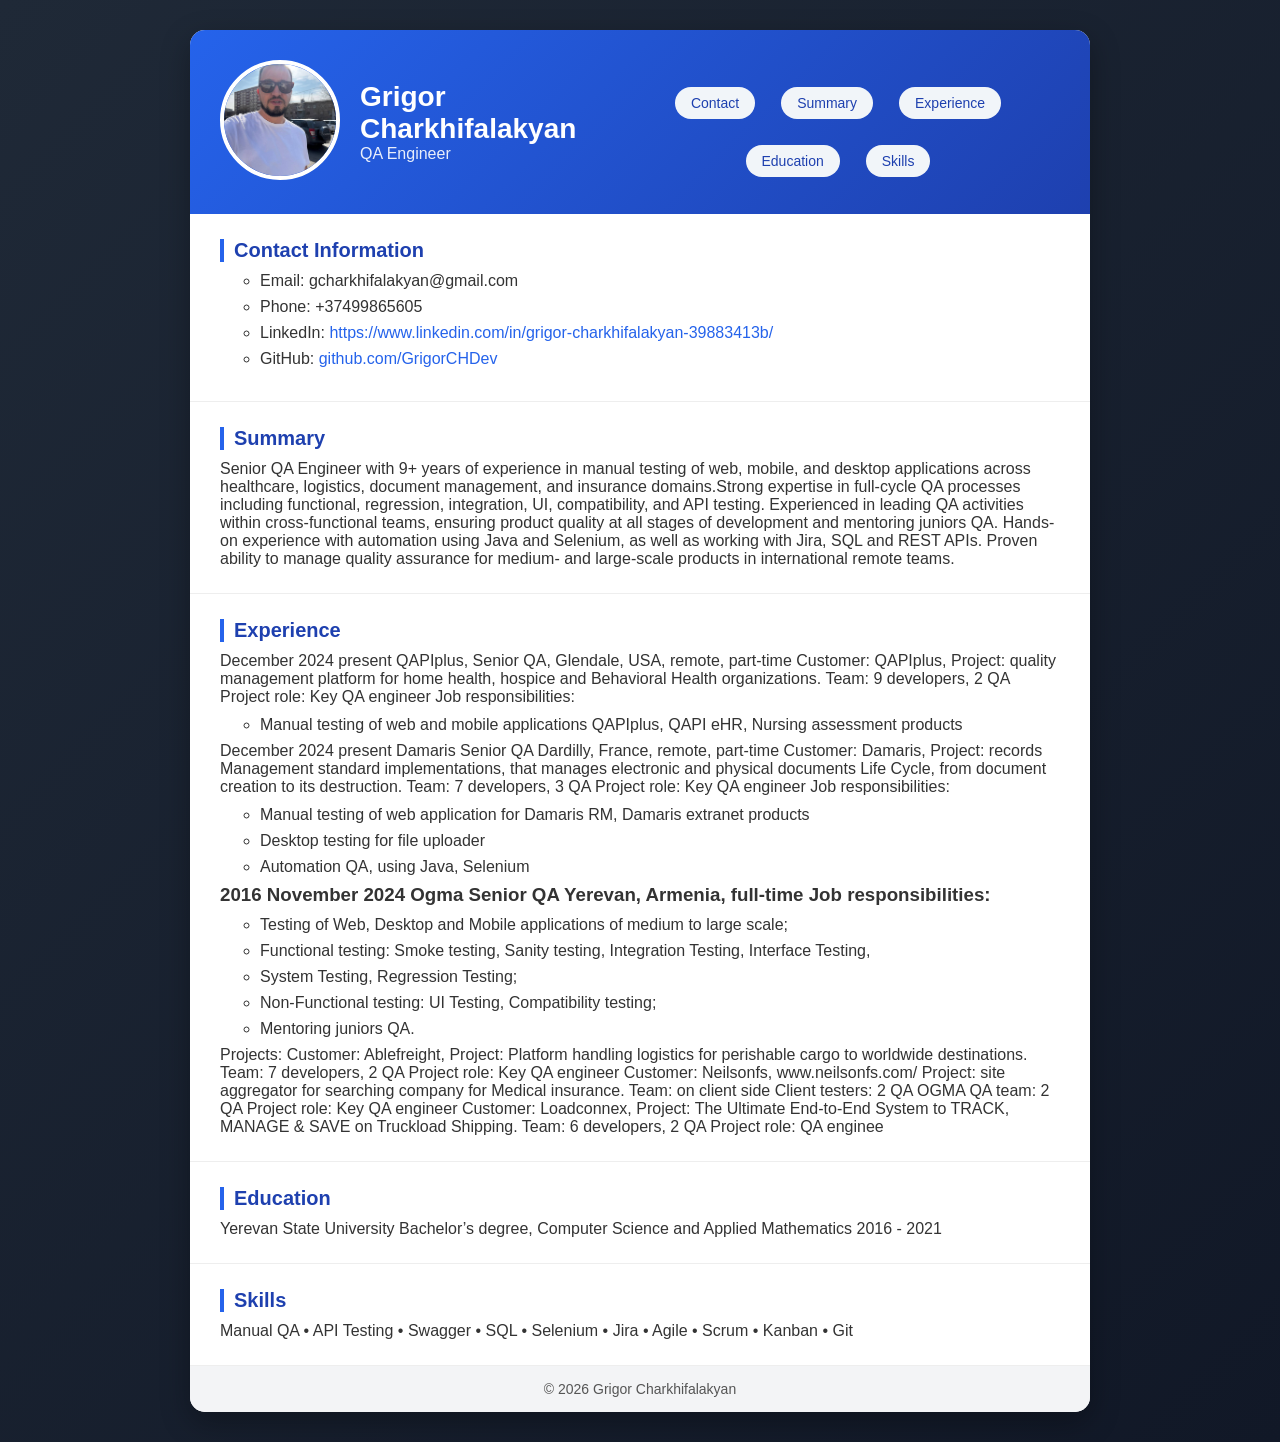
<file: index.html>
<!DOCTYPE html>
<html lang="en">
<head>
    <meta charset="UTF-8">
    <meta name="viewport" content="width=device-width, initial-scale=1.0">
    <title>My CV</title>
    <link rel="stylesheet" href="CSS/style.css">
</head>
<body>
    <div class="container">
        <header>
            <div class="avatar">
                <img src="img/avatar.jpg" alt="Grigor Charkhifalakyan">
            </div>
            <div class="header-text">
                <h1>Grigor Charkhifalakyan</h1>
                <p class="job-title">QA Engineer</p>
            </div>
                <nav class="nav">
                    <a href="#contact">Contact</a>
                    <a href="#summary">Summary</a>
                    <a href="#experience">Experience</a>
                    <a href="#education">Education</a>
                    <a href="#skills">Skills</a>
                </nav>
        </header>
        <main>
        <section class="contact" id="contact">
            <h2>Contact Information</h2>
            <ul>
                <li>Email:&nbsp;gcharkhifalakyan@gmail.com</li>
                <li>Phone:&nbsp;+37499865605</li>
                <li>LinkedIn:&nbsp;<a href="https://www.linkedin.com/in/grigor-charkhifalakyan-39883413b/">https://www.linkedin.com/in/grigor-charkhifalakyan-39883413b/</a></li>
                <li>GitHub:&nbsp;<a href="https://github.com/GrigorCHDev/rsschool-cv.git">github.com/GrigorCHDev</a></li>
            </ul>
        </section>
        <section class="summary" id="summary">
            <h2>Summary</h2>
            <p>Senior QA Engineer with 9+ years of experience in manual testing of web, mobile, and
               desktop applications across healthcare, logistics, document management, and insurance
               domains.Strong expertise in full-cycle QA processes including functional, regression,
               integration, UI, compatibility, and API testing. Experienced in leading QA activities within
               cross-functional teams, ensuring product quality at all stages of development and
               mentoring juniors QA. Hands-on experience with automation using Java and Selenium, as
               well as working with Jira, SQL and REST APIs. Proven ability to manage quality assurance for
               medium- and large-scale products in international remote teams.</p>
        </section>
        <section class="experience" id="experience">
            <h2>Experience</h2>
            <div class="job">
                <p>December 2024 present
                QAPIplus, Senior QA, Glendale, USA, remote, part-time
                Customer: QAPIplus,
                Project: quality management platform for home health, hospice and Behavioral Health
                organizations.
                Team: 9 developers, 2 QA
                Project role: Key QA engineer
                Job responsibilities:
                <ul>
                <li>Manual testing of web and mobile applications QAPIplus, QAPI eHR, Nursing assessment
                products</li>
                </ul>
                December 2024  present
                Damaris Senior QA  Dardilly, France, remote, part-time
                Customer: Damaris,
                Project: records Management standard implementations, that manages electronic and
                physical documents Life Cycle, from document creation to its destruction.
                Team: 7 developers, 3 QA
                Project role: Key QA engineer
                Job responsibilities:
                <ul>
                    <li>Manual testing of web application for Damaris RM, Damaris extranet products</li>
                    <li>Desktop testing for file uploader</li>
                    <li>Automation QA, using Java, Selenium</li>
                </ul>
                <h3> 2016 November 2024
                Ogma Senior QA  Yerevan, Armenia, full-time
                Job responsibilities: </h3>
                <ul>
                    <li>Testing of Web, Desktop and Mobile applications of medium to large scale;</li>
                    <li>Functional testing: Smoke testing, Sanity testing, Integration Testing, Interface Testing,</li>
                    <li>System Testing, Regression Testing;</li>
                    <li>Non-Functional testing: UI Testing, Compatibility testing;</li>
                    <li>Mentoring juniors QA.</li>
                </ul>
                Projects:
                Customer: Ablefreight, 
                Project: Platform handling logistics for perishable cargo to worldwide destinations.
                Team: 7 developers, 2 QA
                Project role: Key QA engineer
                Customer: Neilsonfs, www.neilsonfs.com/
                Project: site aggregator for searching company for Medical insurance.
                Team: on client side
                Client testers: 2 QA
                OGMA QA team: 2 QA
                Project role: Key QA engineer
                Customer: Loadconnex,
                Project: The Ultimate End-to-End System to TRACK, MANAGE & SAVE on Truckload
                Shipping.
                Team: 6 developers, 2 QA
                Project role: QA enginee</p>
            </div>
        </section>
        <section class="education" id="education">
            <h2>Education</h2>
            <p>Yerevan State University
            Bachelor’s degree, Computer Science and Applied Mathematics
            2016 - 2021</p>
        </section>
        <section class="skills" id="skills">
            <h2>Skills</h2>
            <p>Manual QA &#8226; API Testing &#8226; Swagger &#8226; SQL &#8226; Selenium &#8226; Jira &#8226; Agile &#8226; Scrum &#8226; Kanban &#8226; Git</p>
        </section>
        </main>
        <footer>
            <p>© 2026 Grigor Charkhifalakyan</p>
        </footer>
    </div>
</body>
</html>
</file>
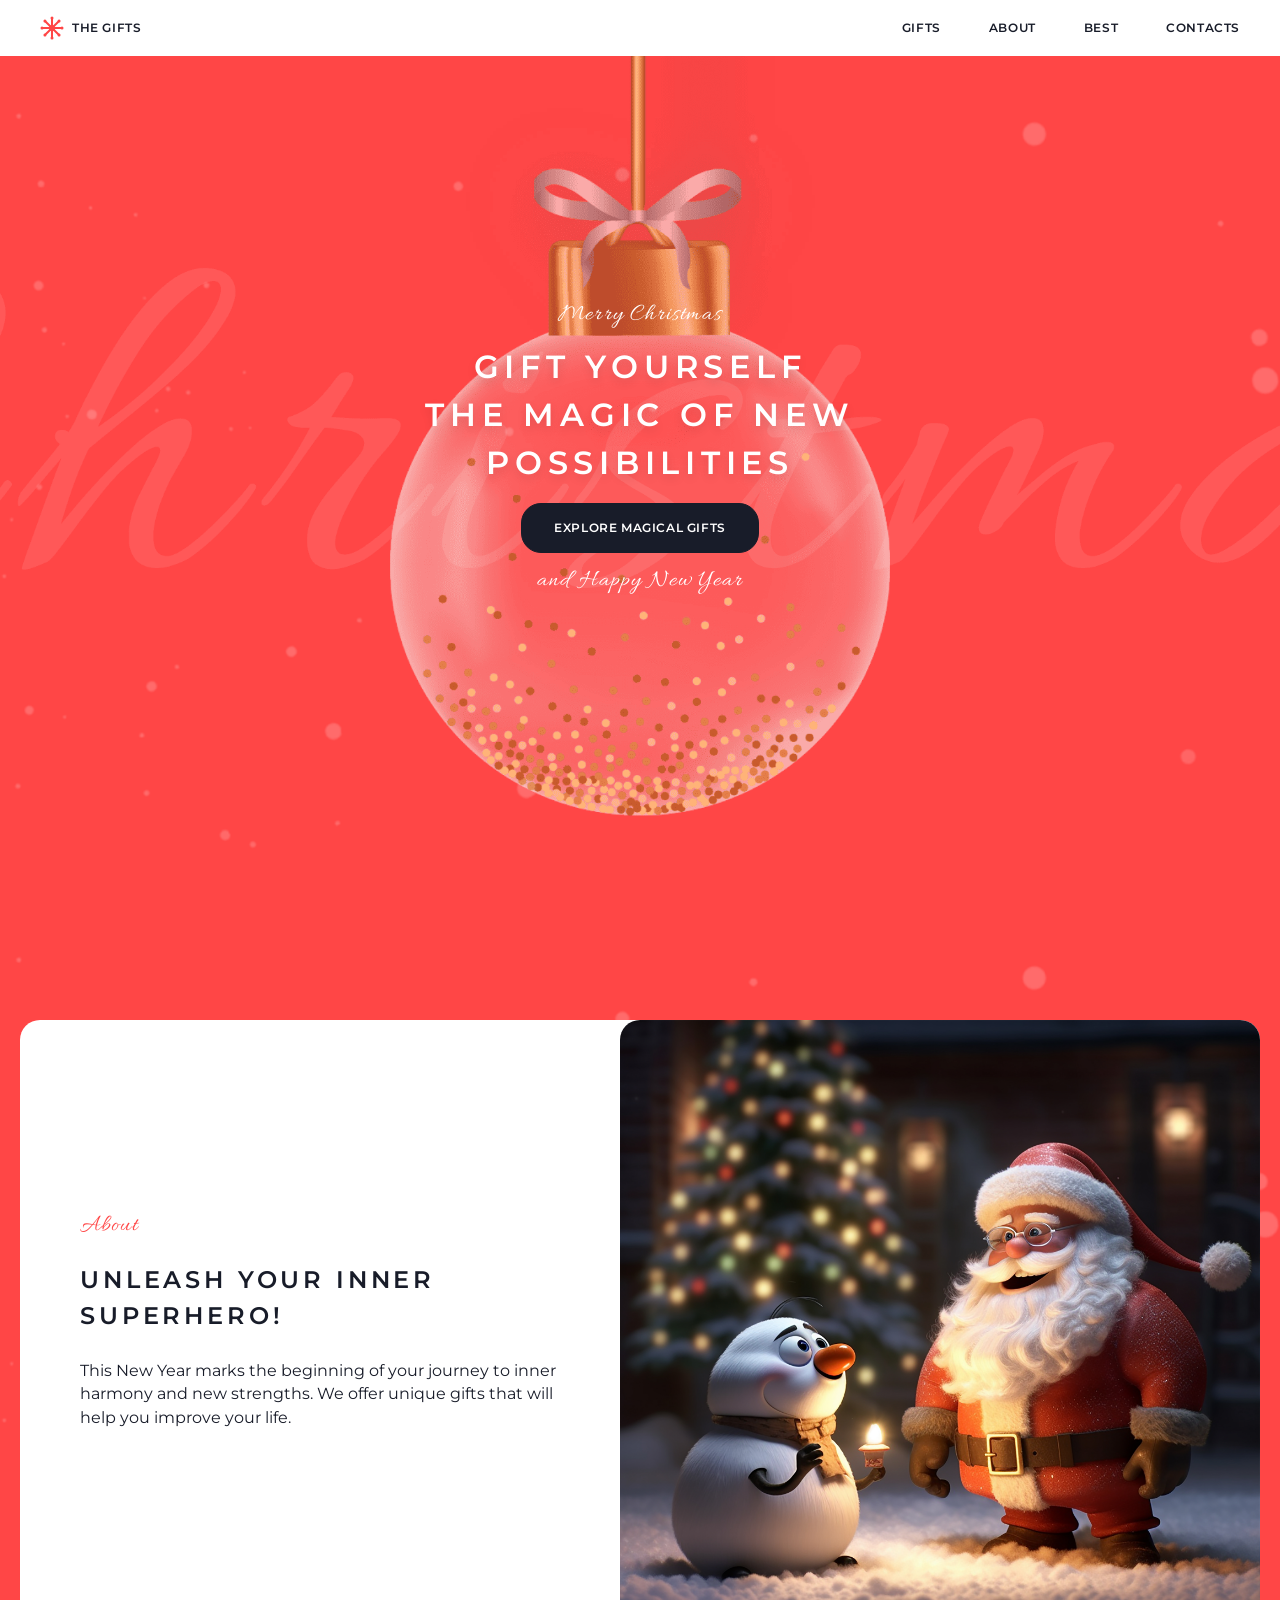
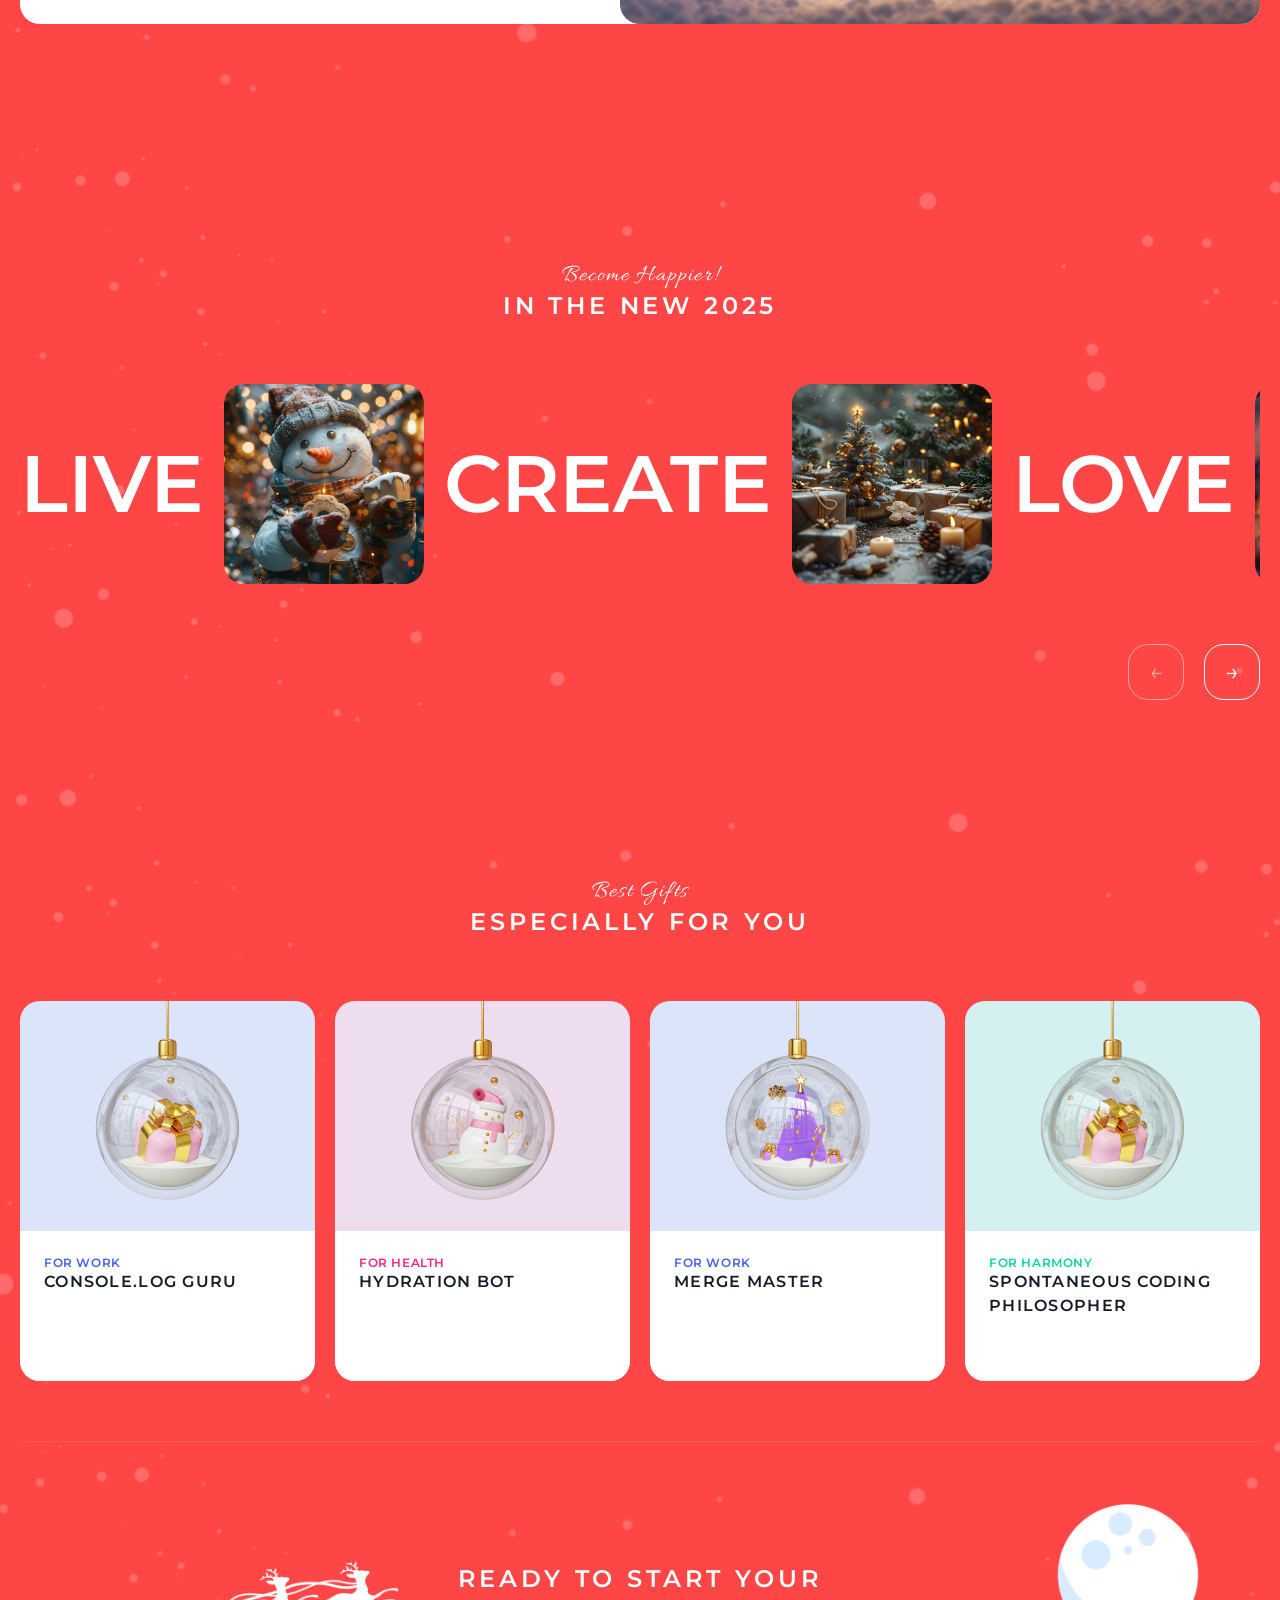
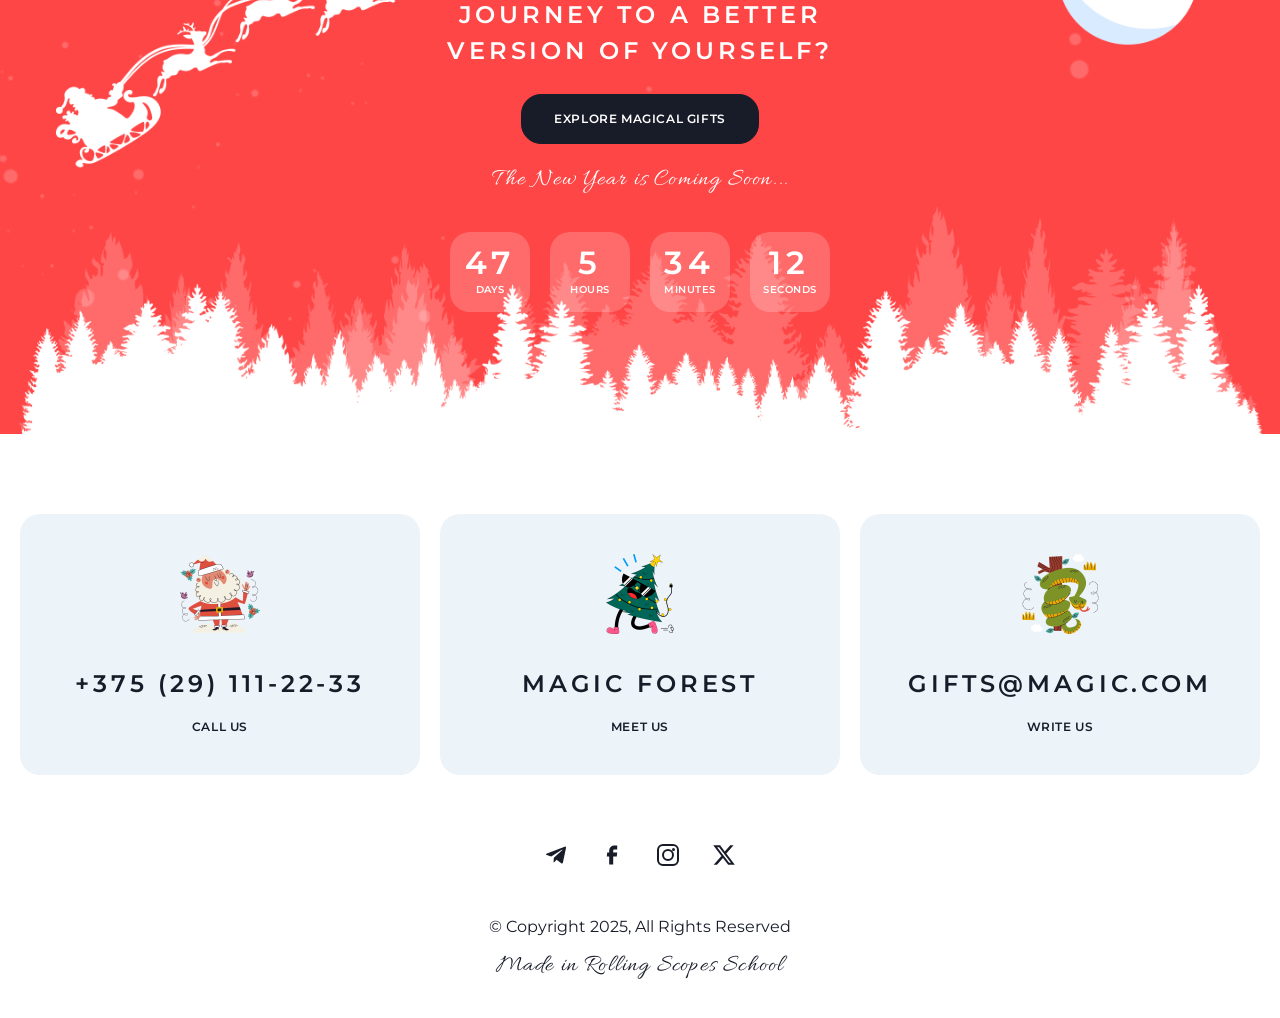
<file: christmas-shop/index.html>
<!DOCTYPE html>
<html lang="en">
<head>
    <meta charset="UTF-8">
    <meta name="viewport" content="width=device-width, initial-scale=1.0">
    <title>Christmas Shop</title>
    <link rel="icon" href="img/icon-snowflake.svg">
    <link rel="preconnect" href="https://fonts.googleapis.com">
    <link rel="preconnect" href="https://fonts.gstatic.com">
    <link href="https://fonts.googleapis.com/css2?family=Allura&amp;family=Montserrat:wght@400;600&amp;display=swap"
          rel="stylesheet">
    <link rel="stylesheet" href="CSS/style.css">
</head>
<body>
    <header class="header header-light">
        <div class="container header-container">
            <a href="index.html" class="logo">
                <img src="img/icon-snowflake.svg" alt="Merry Snowflake" width="24" height="24">
                <span class="h4 color-dark">THE GIFTS</span>
            </a>
            <nav class="nav-desktop">
                <ul class="nav-links">
                    <li><a href="gifts.html" class="h4 color-dark">GIFTS</a></li>
                    <li><a href="#about" class="h4 color-dark">ABOUT</a></li>
                    <li><a href="#best" class="h4 color-dark">BEST</a></li>
                    <li><a href="#contacts" class="h4 color-dark">CONTACTS</a></li>
                </ul>
            </nav>
            <a href="#nav-overlay" class="burger-menu" aria-label="Toggle Navigation">
                <span class="burger-line color-bg-dark"></span>
                <span class="burger-line color-bg-dark"></span>
            </a>
        </div>
    </header>
    <main>
        <section class="hero" id="home">
            <div class="hero-bg-garland"></div>
            <div class="bg-snow"></div>
            <div class="container hero-container">
                <div class="hero-content">
                    <p class="caption">Merry Christmas</p>
                    <h1 class="h1">GIFT YOURSELF<br>THE MAGIC OF NEW<br>POSSIBILITIES</h1>
                    <a href="gifts.html" class="btn-primary action-small">
                        EXPLORE MAGICAL
                        GIFTS
                    </a>
                    <p class="caption">and Happy New Year</p>
                </div>
            </div>
        </section>
        <section class="about" id="about">
            <div class="bg-snow"></div>
            <div class="container about-container">
                <div class="about-text">
                    <p class="caption color-primary">About</p>
                    <h2 class="h2">UNLEASH YOUR INNER<br>SUPERHERO!</h2>
                    <p class="p">
                        This New Year marks the beginning of your journey to inner harmony and new strengths.
                        We offer unique gifts that will help you improve your life.
                    </p>
                </div>
                <div class="about-image">
                    <img src="img/about-video.png" alt="Christmas Story">
                </div>
            </div>
        </section>
        <section class="slider-section" id="best">
            <div class="bg-snow"></div>
            <div class="container slider-container">
                <div class="slider-header text-center">
                    <p class="caption">Become Happier!</p>
                    <h2 class="h2">IN THE NEW 2025</h2>
                </div>
                <input type="radio" name="slider" id="slide-0" class="slider-radio" checked="">
                <input type="radio" name="slider" id="slide-1" class="slider-radio">
                <input type="radio" name="slider" id="slide-2" class="slider-radio">
                <input type="radio" name="slider" id="slide-3" class="slider-radio">
                <input type="radio" name="slider" id="slide-4" class="slider-radio">
                <input type="radio" name="slider" id="slide-5" class="slider-radio">
                <input type="radio" name="slider" id="slide-6" class="slider-radio">
                <div class="slider-track-container">
                    <div class="slider-track">
                        <span class="slider-text">LIVE</span>
                        <img src="img/slider-img-1.png" alt="Snowman" class="slider-img">
                        <span class="slider-text">CREATE</span>
                        <img src="img/slider-img-2.png" alt="Tree" class="slider-img">
                        <span class="slider-text">LOVE</span>
                        <img src="img/slider-img-3.png" alt="Ball" class="slider-img">
                        <span class="slider-text">DREAM</span>
                        <img src="img/slider-img-4.png" alt="House" class="slider-img">
                    </div>
                </div>
                <div class="slider-controls">
                    <label for="slide-0" class="slider-arrow btn-circle disabled state-0 control-prev"></label>
                    <label for="slide-1" class="slider-arrow btn-circle state-0 control-next"></label>
                    <label for="slide-0" class="slider-arrow btn-circle state-1 control-prev"></label>
                    <label for="slide-2" class="slider-arrow btn-circle state-1 control-next"></label>
                    <label for="slide-1" class="slider-arrow btn-circle state-2 control-prev"></label>
                    <label for="slide-3" class="slider-arrow btn-circle state-2 control-next"></label>
                    <label for="slide-2" class="slider-arrow btn-circle state-3 control-prev"></label>
                    <label for="slide-3" class="slider-arrow btn-circle disabled state-3 control-next destkop-only-show"></label>
                    <label for="slide-4" class="slider-arrow btn-circle state-3 control-next mobile-only-show"></label>
                    <label for="slide-3" class="slider-arrow btn-circle state-4 control-prev mobile-only-show"></label>
                    <label for="slide-5" class="slider-arrow btn-circle state-4 control-next mobile-only-show"></label>
                    <label for="slide-4" class="slider-arrow btn-circle state-5 control-prev mobile-only-show"></label>
                    <label for="slide-6" class="slider-arrow btn-circle state-5 control-next mobile-only-show"></label>
                    <label for="slide-5" class="slider-arrow btn-circle state-6 control-prev mobile-only-show"></label>
                    <label for="slide-6" class="slider-arrow btn-circle disabled state-6 control-next mobile-only-show"></label>
                </div>
            </div>
        </section>
        <section class="best-gifts" id="gifts">
            <div class="bg-snow"></div>
            <div class="container gifts-container">
                <div class="gifts-header text-center">
                    <p class="caption">Best Gifts</p>
                    <h2 class="h2">ESPECIALLY FOR YOU</h2>
                </div>
                <div class="gifts-grid">
                    <a href="#modal-1" class="gift-card">
                        <div class="gift-card-img tag-purple-bg"><img src="img/gift-1.png" alt="Card"></div>
                        <div class="gift-card-content">
                            <h2 class="h4 color-purple">FOR WORK</h2>
                            <h3 class="h3">CONSOLE.LOG GURU</h3>
                        </div>
                    </a>
                    <a href="#modal-2" class="gift-card">
                        <div class="gift-card-img tag-pink-bg"><img src="img/gift-2.png" alt="Card"></div>
                        <div class="gift-card-content">
                            <h2 class="h4 color-pink">FOR HEALTH</h2>
                            <h3 class="h3">HYDRATION BOT</h3>
                        </div>
                    </a>
                    <a href="#modal-3" class="gift-card">
                        <div class="gift-card-img tag-purple-bg"><img src="img/gift-3.png" alt="Card"></div>
                        <div class="gift-card-content">
                            <h2 class="h4 color-purple">FOR WORK</h2>
                            <h3 class="h3">MERGE MASTER</h3>
                        </div>
                    </a>
                    <a href="#modal-4" class="gift-card">
                        <div class="gift-card-img tag-green-bg"><img src="img/gift-4.png" alt="Card"></div>
                        <div class="gift-card-content">
                            <h2 class="h4 color-green">FOR HARMONY</h2>
                            <h3 class="h3">SPONTANEOUS CODING PHILOSOPHER</h3>
                        </div>
                    </a>
                </div>
            </div>
        </section>
        <section class="cta-timer" id="cta">
            <div class="bg-snow"></div>
            <div class="cta-bg-forest"></div>
            <div class="container cta-container text-center">
                <h2 class="h2">READY TO START YOUR<br>JOURNEY TO A BETTER<br>VERSION OF YOURSELF?</h2>
                <a href="gifts.html" class="btn-primary action-small">EXPLORE MAGICAL GIFTS</a>
                <p class="caption">The New Year is Coming Soon...</p>
                <div class="timer">
                    <div class="timer-cell">
                        <h2 class="h2 timer-val">47</h2>
                        <h3 class="h4 timer-label">DAYS</h3>
                    </div>
                    <div class="timer-cell">
                        <h2 class="h2 timer-val">5</h2>
                        <h3 class="h4 timer-label">HOURS</h3>
                    </div>
                    <div class="timer-cell">
                        <h2 class="h2 timer-val">34</h2>
                        <h3 class="h4 timer-label">MINUTES</h3>
                    </div>
                    <div class="timer-cell">
                        <h2 class="h2 timer-val">12</h2>
                        <h3 class="h4 timer-label">SECONDS</h3>
                    </div>
                </div>
            </div>
        </section>
    </main>
    <footer class="footer" id="contacts">
        <div class="container footer-container">
            <div class="footer-cards">
                <a href="tel:+375291112233" class="footer-card">
                    <img src="img/santa-claus.png" alt="Call Us" class="footer-card-img" width="80" height="80">
                    <h2 class="h2">+375 (29) 111-22-33</h2>
                    <h3 class="h4">CALL US</h3>
                </a>
                <a href="https://www.google.com/maps/place/Lapland,+Finland/@67.9090587,26.3427342,10.75z/data=!4m6!3m5!1s0x45d30036254ca145:0xcedc4eb30d91aca1!8m2!3d67.9222304!4d26.5046438!16zL20vMDFuZHdr?entry=ttu&g_ep=EgoyMDI2MDQwMS4wIKXMDSoASAFQAw%3D%3D" target="_blank" rel="noopener noreferrer"
                   class="footer-card">
                    <img src="img/christmas-tree.png" alt="Meet Us" class="footer-card-img" width="80" height="80">
                    <h2 class="h2">MAGIC FOREST</h2>
                    <h3 class="h4">MEET US</h3>
                </a>
                <a href="mailto:gifts@magic.com" class="footer-card">
                    <img src="img/snake.png" alt="Write Us" class="footer-card-img" width="80" height="80">
                    <h2 class="h2">GIFTS@MAGIC.COM</h2>
                    <h3 class="h4">WRITE US</h3>
                </a>
            </div>
            <div class="footer-social">
                <div class="social-icons">
                    <a href="#" class="social-icon"><img src="img/icon-telegram.svg" alt="Telegram"></a>
                    <a href="#" class="social-icon"><img src="img/icon-facebook.svg" alt="Facebook"></a>
                    <a href="#" class="social-icon"><img src="img/icon-instagram.svg" alt="Instagram"></a>
                    <a href="#" class="social-icon"><img src="img/icon-x.svg" alt="X"></a>
                </div>
            </div>
            <div class="footer-copyright text-center">
                <p class="p">© Copyright 2025, All Rights Reserved</p>
                <a href="https://rs.school/" target="_blank" rel="noopener noreferrer" class="caption school-link">
                    Made
                    in Rolling Scopes School
                </a>
            </div>
        </div>
    </footer>
    <div class="nav-overlay" id="nav-overlay">
        <div class="nav-overlay-header">
            <a href="index.html" class="logo">
                <img src="img/icon-snowflake.svg" alt="Logo" width="24" height="24">
                <span class="h4 color-dark">THE GIFTS</span>
            </a>
            <a href="#" class="btn-close-menu">✕</a>
        </div>
        <ul class="nav-overlay-links text-center">
            <li><a href="gifts.html" class="h2">GIFTS</a></li>
            <li><a href="#about" class="h2">ABOUT</a></li>
            <li><a href="#best" class="h2">BEST</a></li>
            <li><a href="#contacts" class="h2">CONTACTS</a></li>
        </ul>
    </div>
    <div class="modal-overlay" id="modal-1">
        <div class="modal">
            <a href="#gifts" class="btn-close-modal">✕</a>
            <div class="modal-img tag-purple-bg"><img src="img/gift-1.png" alt="Console Log Guru"></div>
            <div class="modal-content">
                <h4 class="h4 color-purple mb-8">FOR WORK</h4>
                <h3 class="h3 mb-8">CONSOLE.LOG GURU</h3>
                <p class="p mb-16">Uses console.log like a crystal ball to find any issue.</p>
                <h4 class="h4 mb-8">ADDS SUPERPOWERS TO:</h4>
                <div class="modal-stats">
                    <div class="stat-row">
                        <p class="p">Live</p>
                        <p class="p">+500</p>
                        <div class="rating">
                            <span class="star filled">❄</span><span class="star filled">❄</span><span class="star filled">❄</span><span class="star filled">❄</span><span class="star filled">❄</span>
                        </div>
                    </div>
                    <div class="stat-row">
                        <p class="p">Create</p>
                        <p class="p">+500</p>
                        <div class="rating">
                            <span class="star filled">❄</span><span class="star filled">❄</span><span class="star filled">❄</span><span class="star filled">❄</span><span class="star filled">❄</span>
                        </div>
                    </div>
                    <div class="stat-row">
                        <p class="p">Love</p>
                        <p class="p">+200</p>
                        <div class="rating">
                            <span class="star filled">❄</span><span class="star filled">❄</span><span class="star empty">❄</span><span class="star empty">❄</span><span class="star empty">❄</span>
                        </div>
                    </div>
                    <div class="stat-row">
                        <p class="p">Dream</p>
                        <p class="p">+400</p>
                        <div class="rating">
                            <span class="star filled">❄</span><span class="star filled">❄</span><span class="star filled">❄</span><span class="star filled">❄</span><span class="star empty">❄</span>
                        </div>
                    </div>
                </div>
            </div>
        </div>
    </div>
    <div class="modal-overlay" id="modal-2">
        <div class="modal">
            <a href="#gifts" class="btn-close-modal">✕</a>
            <div class="modal-img tag-pink-bg"><img src="img/gift-2.png" alt="Hydration Bot"></div>
            <div class="modal-content">
                <h4 class="h4 color-pink mb-8">FOR HEALTH</h4>
                <h3 class="h3 mb-8">HYDRATION BOT</h3>
                <p class="p mb-16">Reminds you to drink water every 30 minutes without fail.</p>
                <h4 class="h4 mb-8">ADDS SUPERPOWERS TO:</h4>
                <div class="modal-stats">
                    <div class="stat-row">
                        <p class="p">Live</p>
                        <p class="p">+500</p>
                        <div class="rating">
                            <span class="star filled">❄</span><span class="star filled">❄</span><span class="star filled">❄</span><span class="star filled">❄</span><span class="star filled">❄</span>
                        </div>
                    </div>
                    <div class="stat-row">
                        <p class="p">Create</p>
                        <p class="p">+300</p>
                        <div class="rating">
                            <span class="star filled">❄</span><span class="star filled">❄</span><span class="star filled">❄</span><span class="star empty">❄</span><span class="star empty">❄</span>
                        </div>
                    </div>
                    <div class="stat-row">
                        <p class="p">Love</p>
                        <p class="p">+400</p>
                        <div class="rating">
                            <span class="star filled">❄</span><span class="star filled">❄</span><span class="star filled">❄</span><span class="star filled">❄</span><span class="star empty">❄</span>
                        </div>
                    </div>
                    <div class="stat-row">
                        <p class="p">Dream</p>
                        <p class="p">+200</p>
                        <div class="rating">
                            <span class="star filled">❄</span><span class="star filled">❄</span><span class="star empty">❄</span><span class="star empty">❄</span><span class="star empty">❄</span>
                        </div>
                    </div>
                </div>
            </div>
        </div>
    </div>
    <div class="modal-overlay" id="modal-3">
        <div class="modal">
            <a href="#gifts" class="btn-close-modal">✕</a>
            <div class="modal-img tag-purple-bg"><img src="img/gift-3.png" alt="Merge Master"></div>
            <div class="modal-content">
                <h4 class="h4 color-purple mb-8">FOR WORK</h4>
                <h3 class="h3 mb-8">MERGE MASTER</h3>
                <p class="p mb-16">Resolves merge conflicts with the wave of a hand.</p>
                <h4 class="h4 mb-8">ADDS SUPERPOWERS TO:</h4>
                <div class="modal-stats">
                    <div class="stat-row">
                        <p class="p">Live</p>
                        <p class="p">+300</p>
                        <div class="rating">
                            <span class="star filled">❄</span><span class="star filled">❄</span><span class="star filled">❄</span><span class="star empty">❄</span><span class="star empty">❄</span>
                        </div>
                    </div>
                    <div class="stat-row">
                        <p class="p">Create</p>
                        <p class="p">+500</p>
                        <div class="rating">
                            <span class="star filled">❄</span><span class="star filled">❄</span><span class="star filled">❄</span><span class="star filled">❄</span><span class="star filled">❄</span>
                        </div>
                    </div>
                    <div class="stat-row">
                        <p class="p">Love</p>
                        <p class="p">+300</p>
                        <div class="rating">
                            <span class="star filled">❄</span><span class="star filled">❄</span><span class="star filled">❄</span><span class="star empty">❄</span><span class="star empty">❄</span>
                        </div>
                    </div>
                    <div class="stat-row">
                        <p class="p">Dream</p>
                        <p class="p">+400</p>
                        <div class="rating">
                            <span class="star filled">❄</span><span class="star filled">❄</span><span class="star filled">❄</span><span class="star filled">❄</span><span class="star empty">❄</span>
                        </div>
                    </div>
                </div>
            </div>
        </div>
    </div>
    <div class="modal-overlay" id="modal-4">
        <div class="modal">
            <a href="#gifts" class="btn-close-modal">✕</a>
            <div class="modal-img tag-green-bg"><img src="img/gift-4.png" alt="Spontaneous Coding Philosopher"></div>
            <div class="modal-content">
                <h4 class="h4 color-green mb-8">FOR HARMONY</h4>
                <h3 class="h3 mb-8">SPONTANEOUS CODING PHILOSOPHER</h3>
                <p class="p mb-16">Ponders the meaning of code and life between commits.</p>
                <h4 class="h4 mb-8">ADDS SUPERPOWERS TO:</h4>
                <div class="modal-stats">
                    <div class="stat-row">
                        <p class="p">Live</p>
                        <p class="p">+400</p>
                        <div class="rating">
                            <span class="star filled">❄</span><span class="star filled">❄</span><span class="star filled">❄</span><span class="star filled">❄</span><span class="star empty">❄</span>
                        </div>
                    </div>
                    <div class="stat-row">
                        <p class="p">Create</p>
                        <p class="p">+300</p>
                        <div class="rating">
                            <span class="star filled">❄</span><span class="star filled">❄</span><span class="star filled">❄</span><span class="star empty">❄</span><span class="star empty">❄</span>
                        </div>
                    </div>
                    <div class="stat-row">
                        <p class="p">Love</p>
                        <p class="p">+500</p>
                        <div class="rating">
                            <span class="star filled">❄</span><span class="star filled">❄</span><span class="star filled">❄</span><span class="star filled">❄</span><span class="star filled">❄</span>
                        </div>
                    </div>
                    <div class="stat-row">
                        <p class="p">Dream</p>
                        <p class="p">+500</p>
                        <div class="rating">
                            <span class="star filled">❄</span><span class="star filled">❄</span><span class="star filled">❄</span><span class="star filled">❄</span><span class="star filled">❄</span>
                        </div>
                    </div>
                </div>
            </div>
        </div>
    </div>
</body>
</html>
</file>
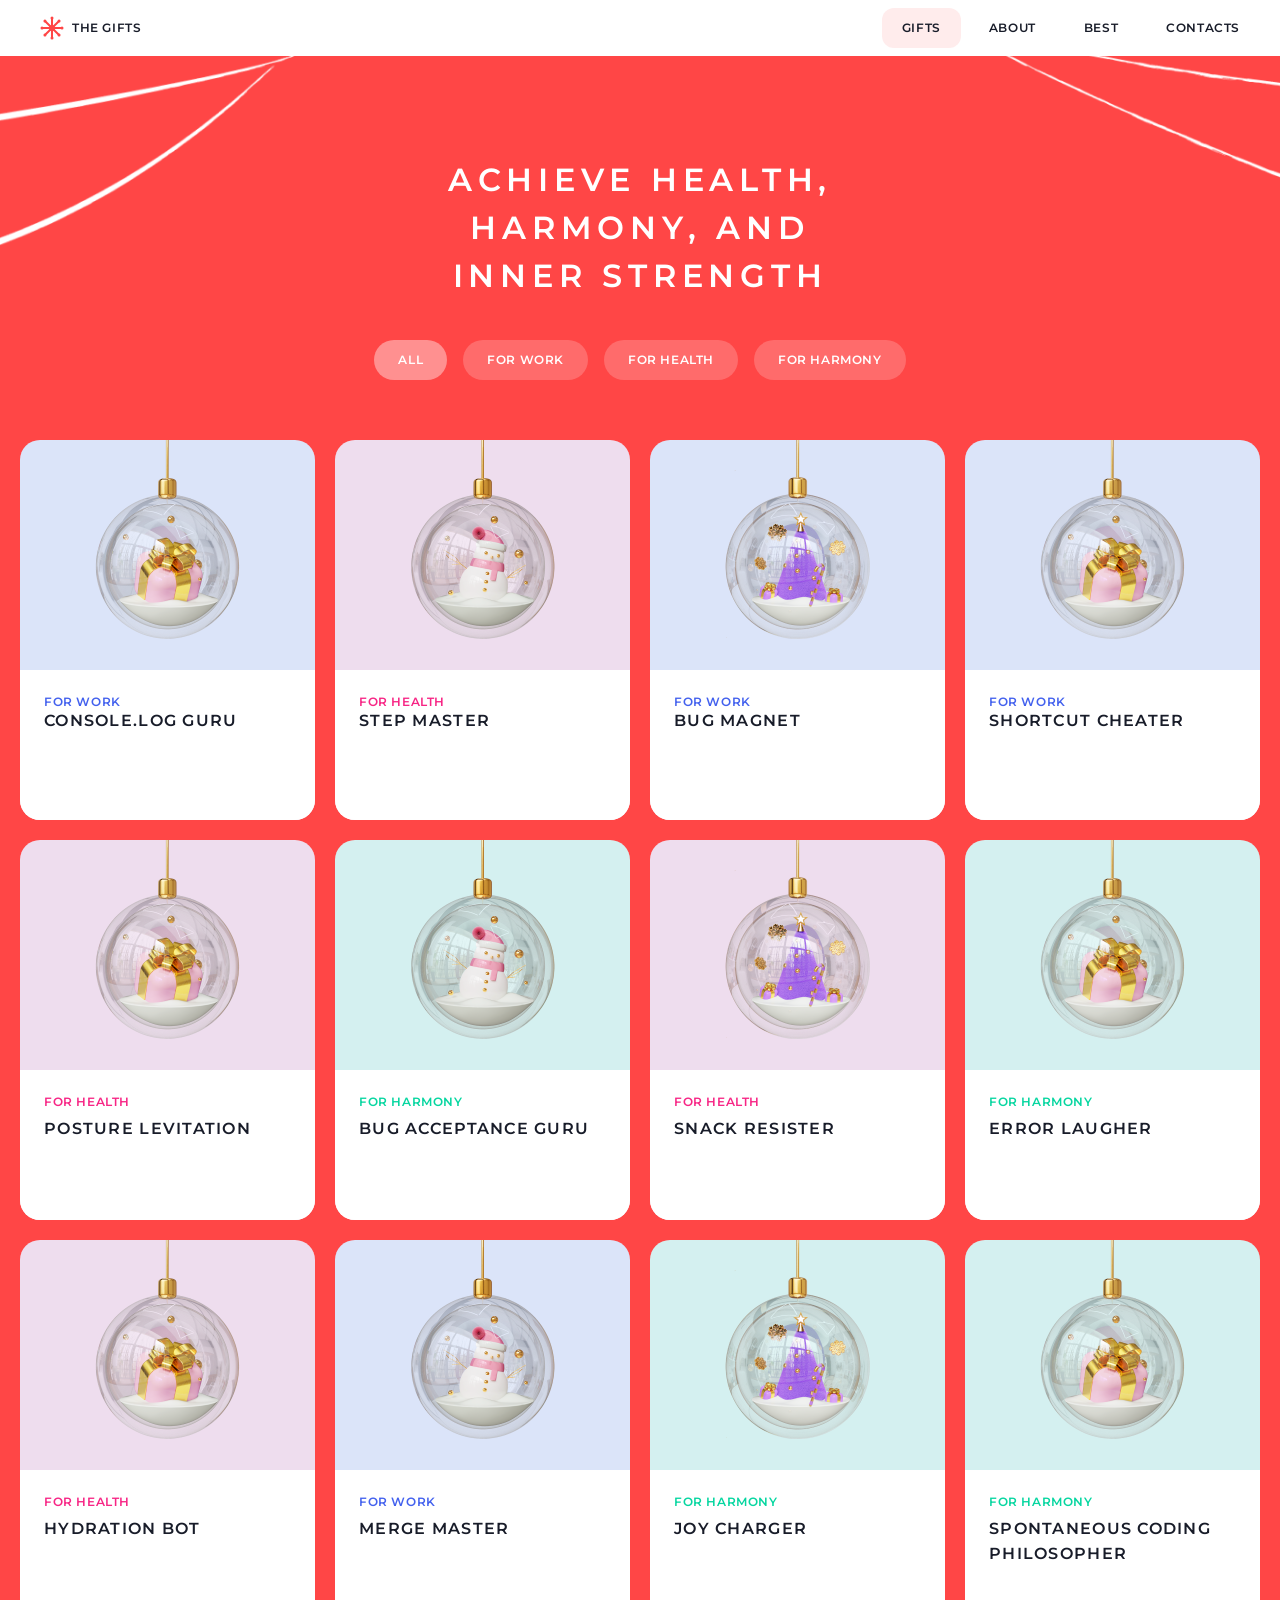
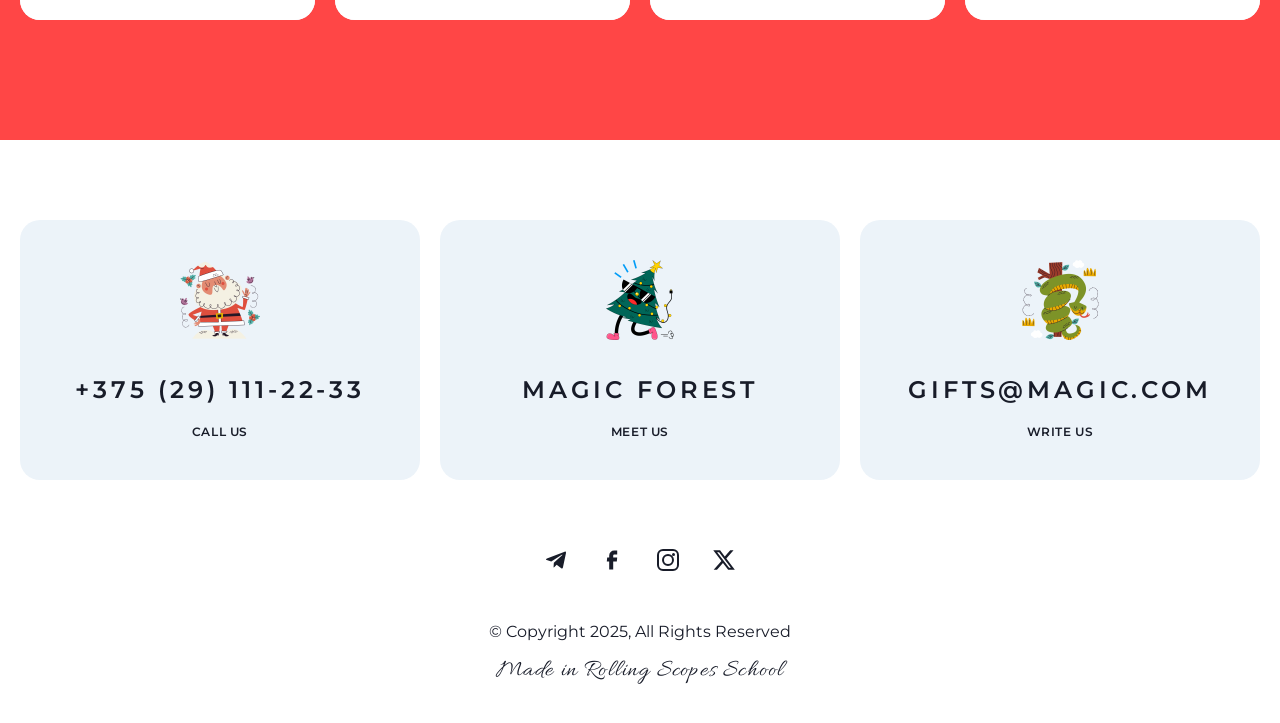
<file: christmas-shop/gifts.html>
<!DOCTYPE html>
<html lang="en">
<head>
    <meta charset="UTF-8">
    <meta name="viewport" content="width=device-width, initial-scale=1.0">
    <title>Gifts - Christmas Shop</title>
    <link rel="icon" href="img/icon-snowflake.svg">
    <link rel="preconnect" href="https://fonts.googleapis.com">
    <link rel="preconnect" href="https://fonts.gstatic.com" crossorigin="">
    <link href="https://fonts.googleapis.com/css2?family=Allura&amp;family=Montserrat:wght@400;600&amp;display=swap"
          rel="stylesheet">
    <link rel="stylesheet" href="CSS/style.css">
</head>
<body class="bg-primary">
    <header class="header header-light">
        <div class="container header-container">
            <a href="index.html" class="logo">
                <img src="img/icon-snowflake.svg" alt="Logo" width="24" height="24">
                <span class="h4 color-dark">THE GIFTS</span>
            </a>
            <nav class="nav-desktop">
                <ul class="nav-links">
                    <li>
                        <a class="h4 active"
                           style="color: var(--dark); cursor: default; pointer-events: none;">GIFTS</a>
                    </li>
                    <li><a href="index.html#about" class="h4" style="color: var(--dark);">ABOUT</a></li>
                    <li><a href="index.html#best" class="h4" style="color: var(--dark);">BEST</a></li>
                    <li><a href="#contacts" class="h4" style="color: var(--dark);">CONTACTS</a></li>
                </ul>
            </nav>
            <a href="#nav-overlay" class="burger-menu" aria-label="Toggle Navigation">
                <span class="burger-line" style="background-color: var(--dark);"></span>
                <span class="burger-line" style="background-color: var(--dark);"></span>
            </a>
        </div>
    </header>
    <main>
        <div id="top"></div>
        <section class="gifts-hero">
            <div class="gift-bg-garland"></div>
            <div class="container gifts-hero-container text-center" style="position: relative; z-index: 10;">
                <h1 class="h1 mb-40">ACHIEVE HEALTH,<br>HARMONY, AND<br>INNER STRENGTH</h1>
                <div class="tabs">
                    <button class="tab-btn active h4" style="cursor: default; pointer-events: none;">ALL</button>
                    <button class="tab-btn h4">FOR WORK</button>
                    <button class="tab-btn h4">FOR HEALTH</button>
                    <button class="tab-btn h4">FOR HARMONY</button>
                </div>
            </div>
        </section>
        <section class="gifts-main">
            <div class="container relative-z">
                <div class="gifts-grid">
                    <a href="#modal-1" class="gift-card">
                        <div class="gift-card-img tag-purple-bg">
                            <img src="img/gift-1.png" alt="Console Log Guru">
                        </div>
                        <div class="gift-card-content">
                            <h2 class="h4 color-purple">FOR WORK</h2>
                            <h3 class="h3">CONSOLE.LOG GURU</h3>
                        </div>
                    </a>
                    <a href="#modal-2" class="gift-card">
                        <div class="gift-card-img tag-pink-bg">
                            <img src="img/gift-2.png" alt="Step Master">
                        </div>
                        <div class="gift-card-content">
                            <h2 class="h4 color-pink">FOR HEALTH</h2>
                            <h3 class="h3">STEP MASTER</h3>
                        </div>
                    </a>
                    <a href="#modal-3" class="gift-card">
                        <div class="gift-card-img tag-purple-bg">
                            <img src="img/gift-3.png" alt="Bug Magnet">
                        </div>
                        <div class="gift-card-content">
                            <h2 class="h4 color-purple">FOR WORK</h2>
                            <h3 class="h3">BUG MAGNET</h3>
                        </div>
                    </a>
                    <a href="#modal-4" class="gift-card">
                        <div class="gift-card-img tag-purple-bg">
                            <img src="img/gift-4.png" alt="Shortcut Cheater">
                        </div>
                        <div class="gift-card-content">
                            <h2 class="h4 color-purple">FOR WORK</h2>
                            <h3 class="h3">SHORTCUT CHEATER</h3>
                        </div>
                    </a>
                    <a href="#modal-5" class="gift-card">
                        <div class="gift-card-img tag-pink-bg">
                            <img src="img/gift-1.png" alt="Posture Levitation">
                        </div>
                        <div class="gift-card-content">
                            <h4 class="h4 color-pink">FOR HEALTH</h4>
                            <h3 class="h3">POSTURE LEVITATION</h3>
                        </div>
                    </a>
                    <a href="#modal-6" class="gift-card">
                        <div class="gift-card-img tag-green-bg">
                            <img src="img/gift-2.png" alt="Bug Acceptance Guru">
                        </div>
                        <div class="gift-card-content">
                            <h4 class="h4 color-green">FOR HARMONY</h4>
                            <h3 class="h3">BUG ACCEPTANCE GURU</h3>
                        </div>
                    </a>
                    <a href="#modal-7" class="gift-card">
                        <div class="gift-card-img tag-pink-bg"><img src="img/gift-3.png" alt="Snack Resister"></div>
                        <div class="gift-card-content">
                            <h4 class="h4 color-pink">FOR HEALTH</h4>
                            <h3 class="h3">SNACK RESISTER</h3>
                        </div>
                    </a>
                    <a href="#modal-8" class="gift-card">
                        <div class="gift-card-img tag-green-bg"><img src="img/gift-4.png" alt="Error Laugher"></div>
                        <div class="gift-card-content">
                            <h4 class="h4 color-green">FOR HARMONY</h4>
                            <h3 class="h3">ERROR LAUGHER</h3>
                        </div>
                    </a>
                    <a href="#modal-9" class="gift-card">
                        <div class="gift-card-img tag-pink-bg"><img src="img/gift-1.png" alt="Hydration Bot"></div>
                        <div class="gift-card-content">
                            <h4 class="h4 color-pink">FOR HEALTH</h4>
                            <h3 class="h3">HYDRATION BOT</h3>
                        </div>
                    </a>
                    <a href="#modal-10" class="gift-card">
                        <div class="gift-card-img tag-purple-bg"><img src="img/gift-2.png" alt="Merge Master"></div>
                        <div class="gift-card-content">
                            <h4 class="h4 color-purple">FOR WORK</h4>
                            <h3 class="h3">MERGE MASTER</h3>
                        </div>
                    </a>
                    <a href="#modal-11" class="gift-card">
                        <div class="gift-card-img tag-green-bg"><img src="img/gift-3.png" alt="Joy Charger"></div>
                        <div class="gift-card-content">
                            <h4 class="h4 color-green">FOR HARMONY</h4>
                            <h3 class="h3">JOY CHARGER</h3>
                        </div>
                    </a>
                    <a href="#modal-12" class="gift-card">
                        <div class="gift-card-img tag-green-bg">
                            <img src="img/gift-4.png"
                                 alt="Spontaneous Coding Philosopher">
                        </div>
                        <div class="gift-card-content">
                            <h4 class="h4 color-green">FOR HARMONY</h4>
                            <h3 class="h3">SPONTANEOUS CODING PHILOSOPHER</h3>
                        </div>
                    </a>
                </div>
            </div>
        </section>
        <a href="#top" class="btn-back-to-top" aria-label="Back to Top">↑</a>
    </main>
    <footer class="footer" id="contacts">
        <div class="container footer-container">
            <div class="footer-cards">
                <a href="tel:+375291112233" class="footer-card">
                    <img src="img/santa-claus.png" alt="Call Us" class="footer-card-img" width="80" height="80">
                    <h2 class="h2">+375 (29) 111-22-33</h2>
                    <h3 class="h4">CALL US</h3>
                </a>
                <a href="https://www.google.com/maps/place/Lapland,+Finland/@67.9090587,26.3427342,10.75z/data=!4m6!3m5!1s0x45d30036254ca145:0xcedc4eb30d91aca1!8m2!3d67.9222304!4d26.5046438!16zL20vMDFuZHdr?entry=ttu&g_ep=EgoyMDI2MDQwMS4wIKXMDSoASAFQAw%3D%3D" target="_blank" rel="noopener noreferrer"
                   class="footer-card">
                    <img src="img/christmas-tree.png" alt="Meet Us" class="footer-card-img" width="80" height="80">
                    <h2 class="h2">MAGIC FOREST</h2>
                    <h3 class="h4">MEET US</h3>
                </a>
                <a href="mailto:gifts@magic.com" class="footer-card">
                    <img src="img/snake.png" alt="Write Us" class="footer-card-img" width="80" height="80">
                    <h2 class="h2">GIFTS@MAGIC.COM</h2>
                    <h3 class="h4">WRITE US</h3>
                </a>
            </div>
            <div class="footer-social">
                <div class="social-icons">
                    <a href="#" class="social-icon"><img src="img/icon-telegram.svg" alt="Telegram"></a>
                    <a href="#" class="social-icon"><img src="img/icon-facebook.svg" alt="Facebook"></a>
                    <a href="#" class="social-icon"><img src="img/icon-instagram.svg" alt="Instagram"></a>
                    <a href="#" class="social-icon"><img src="img/icon-x.svg" alt="X"></a>
                </div>
            </div>
            <div class="footer-copyright text-center">
                <p class="p">© Copyright 2025, All Rights Reserved</p>
                <a href="https://rs.school/" target="_blank" rel="noopener noreferrer" class="caption school-link">
                    Made
                    in Rolling Scopes School
                </a>
            </div>
        </div>
    </footer>
    <div class="nav-overlay" id="nav-overlay">
        <div class="nav-overlay-header">
            <a href="index.html" class="logo">
                <img src="img/icon-snowflake.svg" alt="Logo" width="24" height="24">
                <span class="h4 color-dark">THE GIFTS</span>
            </a>
            <a href="#" class="btn-close-menu">✕</a>
        </div>
        <ul class="nav-overlay-links text-center">
            <li><a class="h2 active" style="cursor: default; pointer-events: none;">GIFTS</a></li>
            <li><a href="index.html#about" class="h2">ABOUT</a></li>
            <li><a href="index.html#best" class="h2">BEST</a></li>
            <li><a href="#contacts" class="h2">CONTACTS</a></li>
        </ul>
    </div>
    <div class="modal-overlay" id="modal-1">
        <div class="modal">
            <a href="#gifts" class="btn-close-modal" style="text-decoration:none;">✕</a>
            <div class="modal-img tag-purple-bg"><img src="img/gift-1.png" alt="Console Log Guru"></div>
            <div class="modal-content">
                <h4 class="h4 color-purple mb-8">FOR WORK</h4>
                <h3 class="h3 mb-8">CONSOLE.LOG GURU</h3>
                <p class="p mb-16">Uses console.log like a crystal ball to find any issue.</p>
                <h4 class="h4 mb-8">ADDS SUPERPOWERS TO:</h4>
                <div class="modal-stats">
                    <div class="stat-row">
                        <p class="p">Live</p>
                        <p class="p">+500</p>
                        <div class="rating">
                            <span class="star filled">❄</span><span class="star filled">❄</span><span class="star filled">❄</span><span class="star filled">❄</span><span class="star filled">❄</span>
                        </div>
                    </div>
                    <div class="stat-row">
                        <p class="p">Create</p>
                        <p class="p">+500</p>
                        <div class="rating">
                            <span class="star filled">❄</span><span class="star filled">❄</span><span class="star filled">❄</span><span class="star filled">❄</span><span class="star filled">❄</span>
                        </div>
                    </div>
                    <div class="stat-row">
                        <p class="p">Love</p>
                        <p class="p">+200</p>
                        <div class="rating">
                            <span class="star filled">❄</span><span class="star filled">❄</span><span class="star empty">❄</span><span class="star empty">❄</span><span class="star empty">❄</span>
                        </div>
                    </div>
                    <div class="stat-row">
                        <p class="p">Dream</p>
                        <p class="p">+400</p>
                        <div class="rating">
                            <span class="star filled">❄</span><span class="star filled">❄</span><span class="star filled">❄</span><span class="star filled">❄</span><span class="star empty">❄</span>
                        </div>
                    </div>
                </div>
            </div>
        </div>
    </div>
    <div class="modal-overlay" id="modal-2">
        <div class="modal">
            <a href="#gifts" class="btn-close-modal" style="text-decoration:none;">✕</a>
            <div class="modal-img tag-pink-bg"><img src="img/gift-2.png" alt="Step Master"></div>
            <div class="modal-content">
                <h4 class="h4 color-pink mb-8">FOR HEALTH</h4>
                <h3 class="h3 mb-8">STEP MASTER</h3>
                <p class="p mb-16">Gets 10,000 steps a day even while sitting at the computer.</p>
                <h4 class="h4 mb-8">ADDS SUPERPOWERS TO:</h4>
                <div class="modal-stats">
                    <div class="stat-row">
                        <p class="p">Live</p>
                        <p class="p">+400</p>
                        <div class="rating">
                            <span class="star filled">❄</span><span class="star filled">❄</span><span class="star filled">❄</span><span class="star filled">❄</span><span class="star empty">❄</span>
                        </div>
                    </div>
                    <div class="stat-row">
                        <p class="p">Create</p>
                        <p class="p">+300</p>
                        <div class="rating">
                            <span class="star filled">❄</span><span class="star filled">❄</span><span class="star filled">❄</span><span class="star empty">❄</span><span class="star empty">❄</span>
                        </div>
                    </div>
                    <div class="stat-row">
                        <p class="p">Love</p>
                        <p class="p">+500</p>
                        <div class="rating">
                            <span class="star filled">❄</span><span class="star filled">❄</span><span class="star filled">❄</span><span class="star filled">❄</span><span class="star filled">❄</span>
                        </div>
                    </div>
                    <div class="stat-row">
                        <p class="p">Dream</p>
                        <p class="p">+400</p>
                        <div class="rating">
                            <span class="star filled">❄</span><span class="star filled">❄</span><span class="star filled">❄</span><span class="star filled">❄</span><span class="star empty">❄</span>
                        </div>
                    </div>
                </div>
            </div>
        </div>
    </div>
    <div class="modal-overlay" id="modal-3">
        <div class="modal">
            <a href="#gifts" class="btn-close-modal" style="text-decoration:none;">✕</a>
            <div class="modal-img tag-purple-bg"><img src="img/gift-3.png" alt="Bug Magnet"></div>
            <div class="modal-content">
                <h4 class="h4 color-purple mb-8">FOR WORK</h4>
                <h3 class="h3 mb-8">BUG MAGNET</h3>
                <p class="p mb-16">Attracts bugs like a magnet so you can fix them all at once.</p>
                <h4 class="h4 mb-8">ADDS SUPERPOWERS TO:</h4>
                <div class="modal-stats">
                    <div class="stat-row">
                        <p class="p">Live</p>
                        <p class="p">+300</p>
                        <div class="rating">
                            <span class="star filled">❄</span><span class="star filled">❄</span><span class="star filled">❄</span><span class="star empty">❄</span><span class="star empty">❄</span>
                        </div>
                    </div>
                    <div class="stat-row">
                        <p class="p">Create</p>
                        <p class="p">+500</p>
                        <div class="rating">
                            <span class="star filled">❄</span><span class="star filled">❄</span><span class="star filled">❄</span><span class="star filled">❄</span><span class="star filled">❄</span>
                        </div>
                    </div>
                    <div class="stat-row">
                        <p class="p">Love</p>
                        <p class="p">+100</p>
                        <div class="rating">
                            <span class="star filled">❄</span><span class="star empty">❄</span><span class="star empty">❄</span><span class="star empty">❄</span><span class="star empty">❄</span>
                        </div>
                    </div>
                    <div class="stat-row">
                        <p class="p">Dream</p>
                        <p class="p">+300</p>
                        <div class="rating">
                            <span class="star filled">❄</span><span class="star filled">❄</span><span class="star filled">❄</span><span class="star empty">❄</span><span class="star empty">❄</span>
                        </div>
                    </div>
                </div>
            </div>
        </div>
    </div>
    <div class="modal-overlay" id="modal-4">
        <div class="modal">
            <a href="#gifts" class="btn-close-modal" style="text-decoration:none;">✕</a>
            <div class="modal-img tag-purple-bg"><img src="img/gift-4.png" alt="Shortcut Cheater"></div>
            <div class="modal-content">
                <h4 class="h4 color-purple mb-8">FOR WORK</h4>
                <h3 class="h3 mb-8">SHORTCUT CHEATER</h3>
                <p class="p mb-16">Knows every keyboard shortcut ever invented and some that were not.</p>
                <h4 class="h4 mb-8">ADDS SUPERPOWERS TO:</h4>
                <div class="modal-stats">
                    <div class="stat-row">
                        <p class="p">Live</p>
                        <p class="p">+400</p>
                        <div class="rating">
                            <span class="star filled">❄</span><span class="star filled">❄</span><span class="star filled">❄</span><span class="star filled">❄</span><span class="star empty">❄</span>
                        </div>
                    </div>
                    <div class="stat-row">
                        <p class="p">Create</p>
                        <p class="p">+500</p>
                        <div class="rating">
                            <span class="star filled">❄</span><span class="star filled">❄</span><span class="star filled">❄</span><span class="star filled">❄</span><span class="star filled">❄</span>
                        </div>
                    </div>
                    <div class="stat-row">
                        <p class="p">Love</p>
                        <p class="p">+200</p>
                        <div class="rating">
                            <span class="star filled">❄</span><span class="star filled">❄</span><span class="star empty">❄</span><span class="star empty">❄</span><span class="star empty">❄</span>
                        </div>
                    </div>
                    <div class="stat-row">
                        <p class="p">Dream</p>
                        <p class="p">+300</p>
                        <div class="rating">
                            <span class="star filled">❄</span><span class="star filled">❄</span><span class="star filled">❄</span><span class="star empty">❄</span><span class="star empty">❄</span>
                        </div>
                    </div>
                </div>
            </div>
        </div>
    </div>
    <div class="modal-overlay" id="modal-5">
        <div class="modal">
            <a href="#gifts" class="btn-close-modal" style="text-decoration:none;">✕</a>
            <div class="modal-img tag-pink-bg"><img src="img/gift-1.png" alt="Posture Levitation"></div>
            <div class="modal-content">
                <h4 class="h4 color-pink mb-8">FOR HEALTH</h4>
                <h3 class="h3 mb-8">POSTURE LEVITATION</h3>
                <p class="p mb-16">Maintains perfect posture even during 12-hour coding sessions.</p>
                <h4 class="h4 mb-8">ADDS SUPERPOWERS TO:</h4>
                <div class="modal-stats">
                    <div class="stat-row">
                        <p class="p">Live</p>
                        <p class="p">+500</p>
                        <div class="rating">
                            <span class="star filled">❄</span><span class="star filled">❄</span><span class="star filled">❄</span><span class="star filled">❄</span><span class="star filled">❄</span>
                        </div>
                    </div>
                    <div class="stat-row">
                        <p class="p">Create</p>
                        <p class="p">+200</p>
                        <div class="rating">
                            <span class="star filled">❄</span><span class="star filled">❄</span><span class="star empty">❄</span><span class="star empty">❄</span><span class="star empty">❄</span>
                        </div>
                    </div>
                    <div class="stat-row">
                        <p class="p">Love</p>
                        <p class="p">+400</p>
                        <div class="rating">
                            <span class="star filled">❄</span><span class="star filled">❄</span><span class="star filled">❄</span><span class="star filled">❄</span><span class="star empty">❄</span>
                        </div>
                    </div>
                    <div class="stat-row">
                        <p class="p">Dream</p>
                        <p class="p">+300</p>
                        <div class="rating">
                            <span class="star filled">❄</span><span class="star filled">❄</span><span class="star filled">❄</span><span class="star empty">❄</span><span class="star empty">❄</span>
                        </div>
                    </div>
                </div>
            </div>
        </div>
    </div>
    <div class="modal-overlay" id="modal-6">
        <div class="modal">
            <a href="#gifts" class="btn-close-modal" style="text-decoration:none;">✕</a>
            <div class="modal-img tag-green-bg"><img src="img/gift-2.png" alt="Bug Acceptance Guru"></div>
            <div class="modal-content">
                <h4 class="h4 color-green mb-8">FOR HARMONY</h4>
                <h3 class="h3 mb-8">BUG ACCEPTANCE GURU</h3>
                <p class="p mb-16">Accepts bugs as features and finds inner peace with every deploy.</p>
                <h4 class="h4 mb-8">ADDS SUPERPOWERS TO:</h4>
                <div class="modal-stats">
                    <div class="stat-row">
                        <p class="p">Live</p>
                        <p class="p">+400</p>
                        <div class="rating">
                            <span class="star filled">❄</span><span class="star filled">❄</span><span class="star filled">❄</span><span class="star filled">❄</span><span class="star empty">❄</span>
                        </div>
                    </div>
                    <div class="stat-row">
                        <p class="p">Create</p>
                        <p class="p">+200</p>
                        <div class="rating">
                            <span class="star filled">❄</span><span class="star filled">❄</span><span class="star empty">❄</span><span class="star empty">❄</span><span class="star empty">❄</span>
                        </div>
                    </div>
                    <div class="stat-row">
                        <p class="p">Love</p>
                        <p class="p">+500</p>
                        <div class="rating">
                            <span class="star filled">❄</span><span class="star filled">❄</span><span class="star filled">❄</span><span class="star filled">❄</span><span class="star filled">❄</span>
                        </div>
                    </div>
                    <div class="stat-row">
                        <p class="p">Dream</p>
                        <p class="p">+500</p>
                        <div class="rating">
                            <span class="star filled">❄</span><span class="star filled">❄</span><span class="star filled">❄</span><span class="star filled">❄</span><span class="star filled">❄</span>
                        </div>
                    </div>
                </div>
            </div>
        </div>
    </div>
    <div class="modal-overlay" id="modal-7">
        <div class="modal">
            <a href="#gifts" class="btn-close-modal" style="text-decoration:none;">✕</a>
            <div class="modal-img tag-pink-bg"><img src="img/gift-3.png" alt="Snack Resister"></div>
            <div class="modal-content">
                <h4 class="h4 color-pink mb-8">FOR HEALTH</h4>
                <h3 class="h3 mb-8">SNACK RESISTER</h3>
                <p class="p mb-16">Resists the temptation of snacks during late-night coding sessions.</p>
                <h4 class="h4 mb-8">ADDS SUPERPOWERS TO:</h4>
                <div class="modal-stats">
                    <div class="stat-row">
                        <p class="p">Live</p>
                        <p class="p">+500</p>
                        <div class="rating">
                            <span class="star filled">❄</span><span class="star filled">❄</span><span class="star filled">❄</span><span class="star filled">❄</span><span class="star filled">❄</span>
                        </div>
                    </div>
                    <div class="stat-row">
                        <p class="p">Create</p>
                        <p class="p">+100</p>
                        <div class="rating">
                            <span class="star filled">❄</span><span class="star empty">❄</span><span class="star empty">❄</span><span class="star empty">❄</span><span class="star empty">❄</span>
                        </div>
                    </div>
                    <div class="stat-row">
                        <p class="p">Love</p>
                        <p class="p">+400</p>
                        <div class="rating">
                            <span class="star filled">❄</span><span class="star filled">❄</span><span class="star filled">❄</span><span class="star filled">❄</span><span class="star empty">❄</span>
                        </div>
                    </div>
                    <div class="stat-row">
                        <p class="p">Dream</p>
                        <p class="p">+300</p>
                        <div class="rating">
                            <span class="star filled">❄</span><span class="star filled">❄</span><span class="star filled">❄</span><span class="star empty">❄</span><span class="star empty">❄</span>
                        </div>
                    </div>
                </div>
            </div>
        </div>
    </div>
    <div class="modal-overlay" id="modal-8">
        <div class="modal">
            <a href="#gifts" class="btn-close-modal" style="text-decoration:none;">✕</a>
            <div class="modal-img tag-green-bg"><img src="img/gift-4.png" alt="Error Laugher"></div>
            <div class="modal-content">
                <h4 class="h4 color-green mb-8">FOR HARMONY</h4>
                <h3 class="h3 mb-8">ERROR LAUGHER</h3>
                <p class="p mb-16">Laughs at code errors like they're jokes instead of getting angry.</p>
                <h4 class="h4 mb-8">ADDS SUPERPOWERS TO:</h4>
                <div class="modal-stats">
                    <div class="stat-row">
                        <p class="p">Live</p>
                        <p class="p">+300</p>
                        <div class="rating">
                            <span class="star filled">❄</span><span class="star filled">❄</span><span class="star filled">❄</span><span class="star empty">❄</span><span class="star empty">❄</span>
                        </div>
                    </div>
                    <div class="stat-row">
                        <p class="p">Create</p>
                        <p class="p">+200</p>
                        <div class="rating">
                            <span class="star filled">❄</span><span class="star filled">❄</span><span class="star empty">❄</span><span class="star empty">❄</span><span class="star empty">❄</span>
                        </div>
                    </div>
                    <div class="stat-row">
                        <p class="p">Love</p>
                        <p class="p">+500</p>
                        <div class="rating">
                            <span class="star filled">❄</span><span class="star filled">❄</span><span class="star filled">❄</span><span class="star filled">❄</span><span class="star filled">❄</span>
                        </div>
                    </div>
                    <div class="stat-row">
                        <p class="p">Dream</p>
                        <p class="p">+500</p>
                        <div class="rating">
                            <span class="star filled">❄</span><span class="star filled">❄</span><span class="star filled">❄</span><span class="star filled">❄</span><span class="star filled">❄</span>
                        </div>
                    </div>
                </div>
            </div>
        </div>
    </div>
    <div class="modal-overlay" id="modal-9">
        <div class="modal">
            <a href="#gifts" class="btn-close-modal" style="text-decoration:none;">✕</a>
            <div class="modal-img tag-pink-bg"><img src="img/gift-1.png" alt="Hydration Bot"></div>
            <div class="modal-content">
                <h4 class="h4 color-pink mb-8">FOR HEALTH</h4>
                <h3 class="h3 mb-8">HYDRATION BOT</h3>
                <p class="p mb-16">Reminds you to drink water every 30 minutes without fail.</p>
                <h4 class="h4 mb-8">ADDS SUPERPOWERS TO:</h4>
                <div class="modal-stats">
                    <div class="stat-row">
                        <p class="p">Live</p>
                        <p class="p">+500</p>
                        <div class="rating">
                            <span class="star filled">❄</span><span class="star filled">❄</span><span class="star filled">❄</span><span class="star filled">❄</span><span class="star filled">❄</span>
                        </div>
                    </div>
                    <div class="stat-row">
                        <p class="p">Create</p>
                        <p class="p">+300</p>
                        <div class="rating">
                            <span class="star filled">❄</span><span class="star filled">❄</span><span class="star filled">❄</span><span class="star empty">❄</span><span class="star empty">❄</span>
                        </div>
                    </div>
                    <div class="stat-row">
                        <p class="p">Love</p>
                        <p class="p">+400</p>
                        <div class="rating">
                            <span class="star filled">❄</span><span class="star filled">❄</span><span class="star filled">❄</span><span class="star filled">❄</span><span class="star empty">❄</span>
                        </div>
                    </div>
                    <div class="stat-row">
                        <p class="p">Dream</p>
                        <p class="p">+200</p>
                        <div class="rating">
                            <span class="star filled">❄</span><span class="star filled">❄</span><span class="star empty">❄</span><span class="star empty">❄</span><span class="star empty">❄</span>
                        </div>
                    </div>
                </div>
            </div>
        </div>
    </div>
    <div class="modal-overlay" id="modal-10">
        <div class="modal">
            <a href="#gifts" class="btn-close-modal" style="text-decoration:none;">✕</a>
            <div class="modal-img tag-purple-bg"><img src="img/gift-2.png" alt="Merge Master"></div>
            <div class="modal-content">
                <h4 class="h4 color-purple mb-8">FOR WORK</h4>
                <h3 class="h3 mb-8">MERGE MASTER</h3>
                <p class="p mb-16">Resolves merge conflicts with the wave of a hand.</p>
                <h4 class="h4 mb-8">ADDS SUPERPOWERS TO:</h4>
                <div class="modal-stats">
                    <div class="stat-row">
                        <p class="p">Live</p>
                        <p class="p">+300</p>
                        <div class="rating">
                            <span class="star filled">❄</span><span class="star filled">❄</span><span class="star filled">❄</span><span class="star empty">❄</span><span class="star empty">❄</span>
                        </div>
                    </div>
                    <div class="stat-row">
                        <p class="p">Create</p>
                        <p class="p">+500</p>
                        <div class="rating">
                            <span class="star filled">❄</span><span class="star filled">❄</span><span class="star filled">❄</span><span class="star filled">❄</span><span class="star filled">❄</span>
                        </div>
                    </div>
                    <div class="stat-row">
                        <p class="p">Love</p>
                        <p class="p">+300</p>
                        <div class="rating">
                            <span class="star filled">❄</span><span class="star filled">❄</span><span class="star filled">❄</span><span class="star empty">❄</span><span class="star empty">❄</span>
                        </div>
                    </div>
                    <div class="stat-row">
                        <p class="p">Dream</p>
                        <p class="p">+400</p>
                        <div class="rating">
                            <span class="star filled">❄</span><span class="star filled">❄</span><span class="star filled">❄</span><span class="star filled">❄</span><span class="star empty">❄</span>
                        </div>
                    </div>
                </div>
            </div>
        </div>
    </div>
    <div class="modal-overlay" id="modal-11">
        <div class="modal">
            <a href="#gifts" class="btn-close-modal" style="text-decoration:none;">✕</a>
            <div class="modal-img tag-green-bg"><img src="img/gift-3.png" alt="Joy Charger"></div>
            <div class="modal-content">
                <h4 class="h4 color-green mb-8">FOR HARMONY</h4>
                <h3 class="h3 mb-8">JOY CHARGER</h3>
                <p class="p mb-16">Charges your joy levels to maximum with positive energy.</p>
                <h4 class="h4 mb-8">ADDS SUPERPOWERS TO:</h4>
                <div class="modal-stats">
                    <div class="stat-row">
                        <p class="p">Live</p>
                        <p class="p">+500</p>
                        <div class="rating">
                            <span class="star filled">❄</span><span class="star filled">❄</span><span class="star filled">❄</span><span class="star filled">❄</span><span class="star filled">❄</span>
                        </div>
                    </div>
                    <div class="stat-row">
                        <p class="p">Create</p>
                        <p class="p">+400</p>
                        <div class="rating">
                            <span class="star filled">❄</span><span class="star filled">❄</span><span class="star filled">❄</span><span class="star filled">❄</span><span class="star empty">❄</span>
                        </div>
                    </div>
                    <div class="stat-row">
                        <p class="p">Love</p>
                        <p class="p">+500</p>
                        <div class="rating">
                            <span class="star filled">❄</span><span class="star filled">❄</span><span class="star filled">❄</span><span class="star filled">❄</span><span class="star filled">❄</span>
                        </div>
                    </div>
                    <div class="stat-row">
                        <p class="p">Dream</p>
                        <p class="p">+300</p>
                        <div class="rating">
                            <span class="star filled">❄</span><span class="star filled">❄</span><span class="star filled">❄</span><span class="star empty">❄</span><span class="star empty">❄</span>
                        </div>
                    </div>
                </div>
            </div>
        </div>
    </div>
    <div class="modal-overlay" id="modal-12">
        <div class="modal">
            <a href="#gifts" class="btn-close-modal" style="text-decoration:none;">✕</a>
            <div class="modal-img tag-green-bg"><img src="img/gift-4.png" alt="Spontaneous Coding Philosopher"></div>
            <div class="modal-content">
                <h4 class="h4 color-green mb-8">FOR HARMONY</h4>
                <h3 class="h3 mb-8">SPONTANEOUS CODING PHILOSOPHER</h3>
                <p class="p mb-16">Ponders the meaning of code and life between commits.</p>
                <h4 class="h4 mb-8">ADDS SUPERPOWERS TO:</h4>
                <div class="modal-stats">
                    <div class="stat-row">
                        <p class="p">Live</p>
                        <p class="p">+400</p>
                        <div class="rating">
                            <span class="star filled">❄</span><span class="star filled">❄</span><span class="star filled">❄</span><span class="star filled">❄</span><span class="star empty">❄</span>
                        </div>
                    </div>
                    <div class="stat-row">
                        <p class="p">Create</p>
                        <p class="p">+300</p>
                        <div class="rating">
                            <span class="star filled">❄</span><span class="star filled">❄</span><span class="star filled">❄</span><span class="star empty">❄</span><span class="star empty">❄</span>
                        </div>
                    </div>
                    <div class="stat-row">
                        <p class="p">Love</p>
                        <p class="p">+500</p>
                        <div class="rating">
                            <span class="star filled">❄</span><span class="star filled">❄</span><span class="star filled">❄</span><span class="star filled">❄</span><span class="star filled">❄</span>
                        </div>
                    </div>
                    <div class="stat-row">
                        <p class="p">Dream</p>
                        <p class="p">+500</p>
                        <div class="rating">
                            <span class="star filled">❄</span><span class="star filled">❄</span><span class="star filled">❄</span><span class="star filled">❄</span><span class="star filled">❄</span>
                        </div>
                    </div>
                </div>
            </div>
        </div>
    </div>
</body>
</html>
</file>
<file: CSS/style.css>
* {
    margin: 0;
    padding: 0;
    box-sizing: border-box;
}
html {
    scroll-behavior: smooth;
}
body {
    font-family: 'Segoe UI', Tahoma, sans-serif;
    background: linear-gradient(135deg, #1f2937, #111827);
    color: #333;
    padding: 30px;
}
.container {
    max-width: 900px;
    margin: auto;
    background: #ffffff;
    border-radius: 15px;
    overflow: hidden;
    box-shadow: 0 10px 30px rgba(0,0,0,0.3);
}
header {
    display: flex;
    align-items: center;
    background: linear-gradient(135deg, #2563eb, #1e40af);
    color: white;
    padding: 30px;
}
.avatar img {
    width: 120px;
    height: 120px;
    border-radius: 50%;
    border: 4px solid white;
    object-fit: cover;
}
.nav {
    display: flex;
    justify-content: center;
    gap: 26px;
    margin-top: 20px;
    flex-wrap: wrap;
}
.nav a {
    text-decoration: none;
    color: #1e40af;
    background: #f1f5f9;
    padding: 8px 16px;
    border-radius: 999px; /* pill shape */
    font-size: 14px;
    font-weight: 500;
    transition: all 0.3s ease;
}
.nav a:hover {
    background: #2563eb;
    color: white;
    transform: translateY(-2px);
    box-shadow: 0 5px 15px rgba(0,0,0,0.2);
}
.nav a:active {
    transform: scale(0.95);
}
.header-text {
    margin-left: 20px;
}
.header-text h1 {
    font-size: 28px;
}
.job-title {
    font-size: 16px;
    opacity: 0.9;
}
section {
    padding: 25px 30px;
    border-bottom: 1px solid #eee;
}
section h2 {
    margin-bottom: 10px;
    color: #1e40af;
    font-size: 20px;
    border-left: 4px solid #2563eb;
    padding-left: 10px;
}
ul {
    list-style: none;
    margin-top: 10px;
    list-style-type: circle;
    margin-left: 40px;
}
ul li {
    margin-bottom: 8px;
}
a {
    color: #2563eb;
    text-decoration: none;
}
a:hover {
    text-decoration: underline;
}
.job {
    margin-top: 10px;
}
.duration {
    display: block;
    font-size: 14px;
    color: gray;
    margin-bottom: 5px;
}
footer {
    text-align: center;
    padding: 15px;
    background: #f3f4f6;
    font-size: 14px;
    color: #555;
}
@media (max-width: 600px) {
    header {
        flex-direction: column;
        text-align: center;
    }
    .header-text {
        margin-left: 0;
        margin-top: 15px;
    }
}
</file>
<file: christmas-shop/CSS/style.css>
:root {
    /* Colors */
    --primary: #FF4646;
    --primary-10: rgba(255, 70, 70, 0.1);
    --dark: #181C29;
    --static-white: #FFFFFF;
    --static-white-40: rgba(255, 255, 255, 0.4);
    --static-white-20: rgba(255, 255, 255, 0.2);
    --tag-purple: #4361EE;
    --tag-pink: #F72585;
    --tag-green: #06D6A0;
    --content-background: #ECF3F9;
    --overlay: rgba(24, 28, 41, 0.8);
    --font-heading: 'Montserrat', sans-serif;
    --font-caption: 'Allura', cursive;
    --font-paragraph: 'Montserrat', sans-serif;
}
* {
    margin: 0;
    padding: 0;
    box-sizing: border-box;
}
html {
    scroll-behavior: smooth;
}
body {
    background-color: var(--static-white);
    color: var(--dark);
    font-family: var(--font-paragraph);
    font-size: 16px;
    font-weight: 400;
    line-height: 1.48;
}
body.bg-primary {
    background-color: var(--primary);
}
a {
    text-decoration: none;
    color: inherit;
}
ul {
    list-style: none;
}
main {
    position: relative;
}
.container {
    max-width: 1440px;
    margin: 0 auto;
    padding: 0 20px;
}
.relative-z {
    position: relative;
    z-index: 10;
}
.h1 {
    font-family: var(--font-heading);
    font-size: 32px;
    font-weight: 600;
    line-height: 1.5;
    letter-spacing: 0.18em;
    text-transform: uppercase;
    text-align: center;
}
.h2 {
    font-family: var(--font-heading);
    font-size: 24px;
    font-weight: 600;
    line-height: 1.52;
    letter-spacing: 0.16em;
    text-transform: uppercase;
}
.h3 {
    font-family: var(--font-heading);
    font-size: 16px;
    font-weight: 600;
    line-height: 1.52;
    letter-spacing: 0.08em;
    text-transform: uppercase;
}
.h4 {
    font-family: var(--font-heading);
    font-size: 12px;
    font-weight: 600;
    line-height: 1.3;
    letter-spacing: 0.05em;
    text-transform: uppercase;
}
.caption {
    font-family: var(--font-caption);
    font-size: 24px;
    font-weight: 400;
    line-height: 1;
    letter-spacing: 0.05em;
}
.p {
    font-family: var(--font-paragraph);
    font-size: 16px;
    font-weight: 400;
    line-height: 1.48;
}
.action-large {
    font-family: var(--font-heading);
    font-size: 24px;
    font-weight: 600;
    line-height: 1.52;
    letter-spacing: 0.16em;
    text-transform: uppercase;
}
.action-small {
    font-family: var(--font-heading);
    font-size: 12px;
    font-weight: 600;
    line-height: 1.3;
    letter-spacing: 0.05em;
    text-transform: uppercase;
}
.text-center {
    text-align: center;
}
.color-primary {
    color: var(--primary);
}
.color-purple {
    color: var(--tag-purple);
}
.color-pink {
    color: var(--tag-pink);
}
.color-green {
    color: var(--tag-green);
}
.color-dark {
    color: var(--dark);
}
.mb-8 {
    margin-bottom: 8px;
}
.mb-16 {
    margin-bottom: 16px;
}
.mb-24 {
    margin-bottom: 24px;
}
.mb-40 {
    margin-bottom: 40px;
}
.mb-120 {
    margin-bottom: 120px;
}
.btn-primary {
    background-color: var(--dark);
    color: var(--static-white);
    border: 1px solid var(--dark);
    border-radius: 20px;
    padding: 16px 32px;
    cursor: pointer;
    transition: background-color 0.3s ease, color 0.3s ease, border-color 0.3s ease;
    display: inline-block;
}
.btn-primary:hover {
    background-color: var(--static-white);
    color: var(--dark);
    border-color: var(--dark);
}
.btn-primary:active {
    opacity: 0.9;
}
.header {
    background-color: var(--dark);
    color: var(--static-white);
    position: sticky;
    top: 0;
    z-index: 100;
    width: 100%;
    border-bottom: 1px solid rgba(255, 255, 255, 0.05);
}
.header-container {
    display: flex;
    justify-content: space-between;
    align-items: center;
    padding: 8px 20px;
}
.logo {
    display: flex;
    align-items: center;
    gap: 8px;
    cursor: pointer;
    padding: 8px 20px;
    text-decoration: none;
}
.nav-links {
    display: flex;
    gap: 8px;
}
.nav-links li a {
    display: block;
    padding: 12px 20px;
    color: var(--static-white);
    border-radius: 12px;
    transition: color 0.3s ease, background-color 0.3s ease;
}
.nav-links li a:hover,
.nav-links li a.active {
    color: var(--primary);
    background-color: var(--primary-10);
}
.nav-links li a.active {
    pointer-events: none;
    cursor: default;
}
.burger-menu {
    display: none;
}
.header-light {
    background-color: var(--static-white);
    border-bottom: none;
}
.header-light .nav-links li a {
    color: var(--dark);
}
.header-light .burger-line {
    background-color: var(--dark);
}
@media (max-width: 768px) {
    .nav-desktop {
        display: none;
    }
    .burger-menu {
        display: block;
        border: none;
        background: none;
        width: 40px;
        height: 40px;
        position: relative;
        cursor: pointer;
    }
    .burger-line {
        display: block;
        width: 24px;
        height: 2px;
        background-color: var(--static-white);
        position: absolute;
        left: 8px;
        transition: transform 0.3s, top 0.3s;
    }
    .burger-line:nth-child(1) {
        top: 14px;
    }
    .burger-line:nth-child(2) {
        top: 24px;
    }
    .burger-menu.open .burger-line:nth-child(1) {
        top: 19px;
        transform: rotate(45deg);
    }
    .burger-menu.open .burger-line:nth-child(2) {
        top: 19px;
        transform: rotate(-45deg);
    }
}
.hero {
    position: relative;
    background-color: var(--primary);
    color: var(--static-white);
    min-height: calc(100vh - 56px);
    display: flex;
    align-items: center;
    justify-content: center;
    overflow: hidden;
}
.hero-bg-snow {
    position: absolute;
    inset: 0;
    background-image: url('../img/bg-snow.png');
    background-size: cover;
    background-position: center;
    pointer-events: none;
}
.hero-bg-forest {
    position: absolute;
    inset: 0;
    background-image: url('../img/bg-forest-white.png');
    background-size: 100% auto;
    background-position: bottom;
    pointer-events: none;
}
.hero-bg-garland {
    position: absolute;
    top: 0;
    left: 50%;
    transform: translateX(-50%);
    width: 200%;
    max-width: none;
    height: 100%;
    background-image: url('../img/bg-ball.png');
    background-size: auto 100%;
    background-position: top center;
    background-repeat: no-repeat;
    pointer-events: none;
    z-index: 1;
}
.gift-bg-garland {
    position: absolute;
    top: 0;
    left: 50%;
    transform: translateX(-50%);
    width: 200%;
    max-width: none;
    height: 100%;
    background-image: url('../img/bg-garland.png');
    background-size: auto 100%;
    background-position: top center;
    background-repeat: no-repeat;
    pointer-events: none;
    z-index: 1;
}
.hero-sleigh {
    position: absolute;
    top: 15%;
    left: 10%;
    width: 200px;
    height: 100px;
    background-image: url('../img/bg-ball.png');
    background-size: contain;
    background-repeat: no-repeat;
    pointer-events: none;
    z-index: 5;
}
.hero-content {
    position: relative;
    z-index: 10;
    display: flex;
    flex-direction: column;
    align-items: center;
    text-align: center;
    gap: 16px;
    padding: 0 20px;
    margin-top: -60px;
}
.hero-content h1 {
    color: var(--static-white);
    text-shadow: 0px 4px 10px rgba(0, 0, 0, 0.1);
}
.about {
    position: relative;
    background-color: var(--primary);
    color: var(--dark);
    padding: 120px 20px;
    overflow: hidden;
    display: flex;
    justify-content: center;
}
.about-container {
    position: relative;
    z-index: 10;
    background-color: var(--static-white);
    border-radius: 20px;
    display: flex;
    align-items: center;
    justify-content: space-between;
    padding-left: 60px;
    gap: 60px;
    max-width: 1276px;
    width: 100%;
    margin: 0 auto;
    padding: 0 0 0 60px;
}
.about-text {
    flex: 1;
    display: flex;
    flex-direction: column;
    gap: 24px;
    max-width: 480px;
    padding: 60px 0;
}
.about-text .h2 {
    text-transform: uppercase;
}
.about-image {
    flex: 1;
    border-radius: 0 20px 20px 0;
    overflow: hidden;
    display: flex;
    align-self: stretch;
}
.about-image img {
    width: 100%;
    height: 100%;
    object-fit: cover;
    display: block;
    border-radius: 20px 0 0 20px;
}
@media (max-width: 1060px) {
    .about-container {
        padding-left: 40px;
        gap: 40px;
    }
}
@media (max-width: 768px) {
    .about {
        padding: 80px 0;
    }
    .about-container {
        flex-direction: column;
        padding-left: 0;
        gap: 0;
        text-align: left;
    }
    .about-text {
        max-width: 100%;
        align-items: flex-start;
        padding: 40px;
    }
    .about-image {
        width: 100%;
        border-radius: 0 0 20px 20px;
    }
}
.slider-section,
.best-gifts,
.cta-timer {
    position: relative;
    background-color: var(--primary);
    color: var(--static-white);
    padding: 120px 0 60px;
    min-height: 25.4vw;
    overflow: hidden;
    text-align: center;
}
.slider-header,
.gifts-header {
    align-items: center;
    display: flex;
    flex-direction: column;
}
.bg-snow {
    position: absolute;
    inset: 0;
    background-image: url('../img/bg-snow.png');
    background-size: cover;
    background-position: center;
    pointer-events: none;
}
@media (max-width: 768px) {
    .slider-section,
    .best-gifts {
        padding: 80px 0;
    }
}
.gifts-hero {
    position: relative;
    background-color: var(--primary);
    padding: 100px 0 60px;
    overflow: hidden;
    color: var(--static-white);
}
.gifts-main {
    position: relative;
    background-color: var(--primary);
    color: var(--static-white);
    padding-bottom: 120px;
}
.tabs {
    display: flex;
    gap: 16px;
    flex-wrap: wrap;
    justify-content: center;
    position: relative;
    z-index: 10;
}
.tab-btn {
    background-color: var(--static-white-20);
    color: var(--static-white);
    border: none;
    border-radius: 20px;
    padding: 12px 24px;
    cursor: pointer;
    transition: background-color 0.3s;
    font-family: var(--font-heading);
    font-size: 12px;
    font-weight: 600;
    text-transform: uppercase;
    letter-spacing: 0.05em;
}
.tab-btn:not(.active):hover {
    background-color: var(--static-white-40);
}
.tab-btn.active {
    background-color: var(--static-white-40);
    pointer-events: none;
    cursor: default;
}
.gifts-main {
    position: relative;
    background-color: var(--primary);
    padding-bottom: 120px;
}
.gifts-container {
    position: relative;
    z-index: 10;
}
.gifts-header {
    margin-bottom: 60px;
    color: var(--static-white);
}
.gifts-grid {
    display: grid;
    grid-template-columns: repeat(4, 1fr);
    gap: 20px;
    text-align: left;
    position: relative;
    z-index: 10;
}
.gift-card {
    background-color: var(--content-background);
    border-radius: 20px;
    overflow: hidden;
    cursor: pointer;
    transition: transform 0.3s ease;
}
.gift-card:hover {
    transform: translateY(-8px);
}
.gift-card:hover h3 {
    color: var(--primary);
}
.gift-card:hover .gift-card-img {
    background-color: rgba(6, 214, 160, 0.15);
}
.gift-card-img {
    height: 230px;
    display: flex;
    align-items: center;
    justify-content: center;
    overflow: hidden;
    transition: background-color 0.3s ease;
}
.tag-purple-bg {
    background-color: rgba(67, 97, 238, 0.1);
}
.tag-pink-bg {
    background-color: rgba(247, 37, 133, 0.1);
}
.tag-green-bg {
    background-color: rgba(6, 214, 160, 0.1);
}
.gift-card-img img {
    width: 100%;
    height: 100%;
    object-fit: cover;
}
.gift-card-content {
    padding: 24px;
    color: var(--dark);
    background-color: var(--static-white);
    flex-grow: 1;
    min-height: 150px;
}
.gift-card-content h4 {
    margin-bottom: 8px;
    transition: color 0.3s;
}
@media (max-width: 1060px) {
    .gifts-grid {
        grid-template-columns: repeat(2, 1fr);
    }
}
@media (max-width: 500px) {
    .gifts-grid {
        grid-template-columns: 1fr;
    }
}
.nav-overlay {
    position: fixed;
    top: 0;
    right: -100%;
    width: 100vw;
    height: 100vh;
    background-color: var(--static-white);
    z-index: 2000;
    display: flex;
    flex-direction: column;
    padding: 20px;
    transition: right 0.6s ease-in-out;
    visibility: hidden;
}
.nav-overlay:target {
    right: 0;
    visibility: visible;
}
.nav-overlay-header {
    display: flex;
    justify-content: space-between;
    align-items: center;
    width: 100%;
    padding: 8px 20px;
    margin-bottom: 60px;
}
.btn-close-menu {
    background: none;
    border: none;
    font-size: 32px;
    color: var(--dark);
    cursor: pointer;
    width: 40px;
    height: 40px;
    display: flex;
    align-items: center;
    justify-content: center;
}
.nav-overlay-links {
    display: flex;
    flex-direction: column;
    gap: 40px;
    margin-top: auto;
    margin-bottom: auto;
}
.nav-overlay-links li a {
    color: var(--dark);
    text-decoration: none;
    transition: color 0.3s;
}
.nav-overlay-links li a:hover {
    color: var(--primary);
}
.modal-overlay {
    position: fixed;
    inset: 0;
    background-color: var(--overlay);
    z-index: 3000;
    display: flex;
    align-items: center;
    justify-content: center;
    opacity: 0;
    pointer-events: none;
    transition: opacity 0.3s;
    padding: 20px;
}
.modal-overlay:target {
    opacity: 1;
    pointer-events: all;
}
.modal {
    background-color: var(--static-white);
    border-radius: 20px;
    width: 100%;
    max-width: 400px;
    position: relative;
    overflow: hidden;
}
.btn-close-modal {
    position: absolute;
    top: 16px;
    right: 16px;
    width: 40px;
    height: 40px;
    background: transparent;
    border: none;
    font-size: 24px;
    color: var(--dark);
    cursor: pointer;
    display: flex;
    align-items: center;
    justify-content: center;
    line-height: 1;
    padding: 0;
    z-index: 10;
}
.modal-img {
    height: 230px;
    display: flex;
    align-items: center;
    justify-content: center;
    overflow: hidden;
}
.modal-img img {
    width: 100%;
    height: 100%;
    object-fit: cover;
}
.modal-content {
    padding: 24px;
    color: var(--dark);
}
.modal-stats {
    margin-top: 16px;
}
.stat-row {
    display: grid;
    grid-template-columns: 1fr 56px auto;
    align-items: center;
    gap: 16px;
    margin-bottom: 8px;
}
.stat-row p:nth-child(2) {
    text-align: right;
    font-variant-numeric: tabular-nums;
}
.rating {
    display: flex;
    gap: 4px;
}
.star {
    font-size: 14px;
}
.star.filled {
    color: var(--primary);
}
.star.empty {
    color: var(--primary-10);
}
.btn-back-to-top {
    position: fixed;
    bottom: 32px;
    right: 32px;
    width: 56px;
    height: 56px;
    border-radius: 50%;
    background-color: var(--static-white);
    border: 1px solid var(--primary);
    color: var(--primary);
    display: none;
    align-items: center;
    justify-content: center;
    text-decoration: none;
    font-size: 24px;
    z-index: 500;
    transition: background-color 0.3s, color 0.3s;
    box-shadow: 0px 4px 10px rgba(0, 0, 0, 0.1);
}
.btn-back-to-top:hover {
    background-color: var(--primary);
    color: var(--static-white);
}
@media (max-width: 768px) {
    .btn-back-to-top {
        display: flex;
    }
}
.slider-header {
    position: relative;
    z-index: 10;
    margin-bottom: 60px;
    color: var(--static-white);
}
.slider-track-container {
    position: relative;
    z-index: 10;
    overflow: hidden;
    margin-bottom: 60px;
    width: 100%;
}
.slider-radio {
    display: none;
}
#slide-0:checked~.slider-track-container .slider-track {
    --slide: 0;
}
#slide-1:checked~.slider-track-container .slider-track {
    --slide: 1;
}
#slide-2:checked~.slider-track-container .slider-track {
    --slide: 2;
}
#slide-3:checked~.slider-track-container .slider-track {
    --slide: 3;
}
#slide-4:checked~.slider-track-container .slider-track {
    --slide: 4;
}
#slide-5:checked~.slider-track-container .slider-track {
    --slide: 5;
}
#slide-6:checked~.slider-track-container .slider-track {
    --slide: 6;
}
.slider-track {
    display: flex;
    align-items: center;
    gap: 20px;
    width: max-content;
    transition: transform 0.5s ease;
    --slide: 0;
    --max-clicks: 3;
    --container-width: min(100vw - 40px, 1400px);
    --shift-step: calc((100% - var(--container-width)) / var(--max-clicks));
    transform: translateX(calc(-1 * var(--slide) * var(--shift-step)));
}
@media (max-width: 768px) {
    .slider-track {
        --max-clicks: 6;
    }
}
.slider-text {
    font-family: var(--font-heading);
    font-size: 80px;
    font-weight: 600;
    text-transform: uppercase;
    color: var(--static-white);
    white-space: nowrap;
}
.slider-img {
    width: 200px;
    height: 200px;
    border-radius: 20px;
    object-fit: cover;
    flex-shrink: 0;
}
.slider-controls {
    position: relative;
    z-index: 10;
    display: flex;
    justify-content: flex-end;
    gap: 20px;
}
.slider-arrow {
    display: none;
}
#slide-0:checked~.slider-track-container+.slider-controls .state-0.control-prev,
#slide-0:checked~.slider-track-container+.slider-controls .state-0.control-next,
#slide-1:checked~.slider-track-container+.slider-controls .state-1.control-prev,
#slide-1:checked~.slider-track-container+.slider-controls .state-1.control-next,
#slide-2:checked~.slider-track-container+.slider-controls .state-2.control-prev,
#slide-2:checked~.slider-track-container+.slider-controls .state-2.control-next,
#slide-3:checked~.slider-track-container+.slider-controls .state-3.control-prev,
#slide-3:checked~.slider-track-container+.slider-controls .state-3.control-next.destkop-only-show {
    display: flex;
}
@media (max-width: 768px) {
    #slide-3:checked~.slider-track-container+.slider-controls .state-3.control-next.destkop-only-show {
        display: none !important;
    }
    #slide-3:checked~.slider-track-container+.slider-controls .state-3.control-next.mobile-only-show,
    #slide-4:checked~.slider-track-container+.slider-controls .state-4.control-prev,
    #slide-4:checked~.slider-track-container+.slider-controls .state-4.control-next,
    #slide-5:checked~.slider-track-container+.slider-controls .state-5.control-prev,
    #slide-5:checked~.slider-track-container+.slider-controls .state-5.control-next,
    #slide-6:checked~.slider-track-container+.slider-controls .state-6.control-prev,
    #slide-6:checked~.slider-track-container+.slider-controls .state-6.control-next {
        display: flex;
    }
}
.btn-circle {
    width: 56px;
    height: 56px;
    border-radius: 20px;
    border: 1px solid var(--static-white);
    background-color: transparent;
    cursor: pointer;
    transition: background-color 0.3s, border-color 0.3s;
    position: relative;
}
.btn-circle:hover:not(.disabled) {
    background-color: var(--static-white);
}
.btn-circle.disabled {
    opacity: 0.5;
    cursor: not-allowed;
    background-color: transparent;
    pointer-events: none;
}
.btn-circle::after {
    content: "→";
    color: var(--static-white);
    font-size: 24px;
    position: absolute;
    left: 50%;
    top: 50%;
    transform: translate(-50%, -50%);
    transition: color 0.3s;
}
.btn-circle:hover:not(.disabled)::after {
    color: var(--primary);
}
.control-prev::after {
    content: "←";
}
.cta-timer {
    padding: 120px 0;
    min-height: 46.4vw;
}
.cta-bg-forest {
    position: absolute;
    inset: 0;
    background-image: url('../img/bg-forest-white.png');
    background-size: cover;
    background-position: center bottom;
    pointer-events: none;
    z-index: 5;
}
.cta-sleigh {
    position: absolute;
    bottom: 200px;
    left: 10%;
    width: 200px;
    height: 100px;
    background-image: url('../img/bg-ball.png');
    background-size: contain;
    background-repeat: no-repeat;
    pointer-events: none;
    z-index: 6;
}
.cta-container {
    position: relative;
    z-index: 10;
    display: flex;
    flex-direction: column;
    align-items: center;
    gap: 24px;
    color: var(--static-white);
}
.timer {
    display: flex;
    gap: 20px;
    margin-top: 16px;
    justify-content: center;
}
.timer-cell {
    background-color: var(--static-white-20);
    border-radius: 20px;
    width: 80px;
    height: 80px;
    display: flex;
    flex-direction: column;
    align-items: center;
    justify-content: center;
    gap: 4px;
}
.timer-val {
    font-size: 32px;
    font-weight: 600;
    line-height: 1;
    margin: 0;
}
.timer-label {
    font-size: 10px;
    margin: 0;
    font-weight: 600;
    text-transform: uppercase;
}
@media (max-width: 1024px) {
    .cta-timer,
    .slider-section,
    .best-gifts,
    .hero,
    .gifts-hero {
        padding: 120px 0 60px;
        min-height: 0;
    }
}
@media (max-width: 768px) {
    .cta-timer,
    .slider-section,
    .best-gifts,
    .hero,
    .gifts-hero {
        padding: 60px 0 100px;
        min-height: 0;
    }
    .cta-bg-forest {
        background-position: center bottom;
    }
    .timer {
        background-color: var(--static-white-20);
        border-radius: 20px;
        padding: 12px 0;
        gap: 0;
        justify-content: space-evenly;
        width: 100%;
        max-width: 340px;
    }
    .timer-cell {
        background-color: transparent;
        width: auto;
        height: auto;
        border-radius: 0;
        padding: 0 16px;
        position: relative;
        flex: 1;
    }
    .timer-cell:not(:last-child)::after {
        content: '';
        position: absolute;
        right: 0;
        top: 10%;
        height: 80%;
        width: 1px;
        background-color: var(--static-white-40);
    }
}
.footer {
    background-color: var(--static-white);
    color: var(--dark);
    padding: 80px 0 40px;
    background-size: contain;
    background-position: bottom center;
    background-repeat: no-repeat;
}
.footer-cards {
    display: grid;
    grid-template-columns: repeat(3, 1fr);
    gap: 20px;
    margin-bottom: 60px;
}
.footer-card {
    background-color: var(--content-background);
    border-radius: 20px;
    padding: 40px 20px;
    display: flex;
    flex-direction: column;
    align-items: center;
    text-align: center;
    gap: 16px;
    transition: background-color 0.3s, color 0.3s;
    text-decoration: none;
    color: inherit;
}
.footer-card:hover {
    color: var(--primary);
}
.footer-card-img {
    margin-bottom: 16px;
    width: 80px;
    height: 80px;
    object-fit: contain;
}
@media (max-width: 1060px) {
    .footer-cards {
        grid-template-columns: 1fr;
    }
}
.footer-social {
    display: flex;
    justify-content: center;
    margin-bottom: 40px;
}
.social-icons {
    display: flex;
    gap: 16px;
}
.social-icon {
    width: 40px;
    height: 40px;
    border-radius: 50%;
    display: flex;
    align-items: center;
    justify-content: center;
    transition: background-color 0.3s;
    color: var(--dark);
    text-decoration: none;
}
.social-icon img {
    width: 24px;
    height: 24px;
    transition: filter 0.3s;
}
.social-icon:hover {
    background-color: var(--content-background);
}
.social-icon:hover img {
    filter: invert(44%) sepia(74%) saturate(3019%) hue-rotate(331deg) brightness(101%) contrast(98%);
}
.school-link {
    display: inline-block;
    margin-top: 16px;
    color: var(--dark);
    text-decoration: none;
    transition: color 0.3s;
}
.school-link:hover {
    color: var(--primary);
}
</file>
